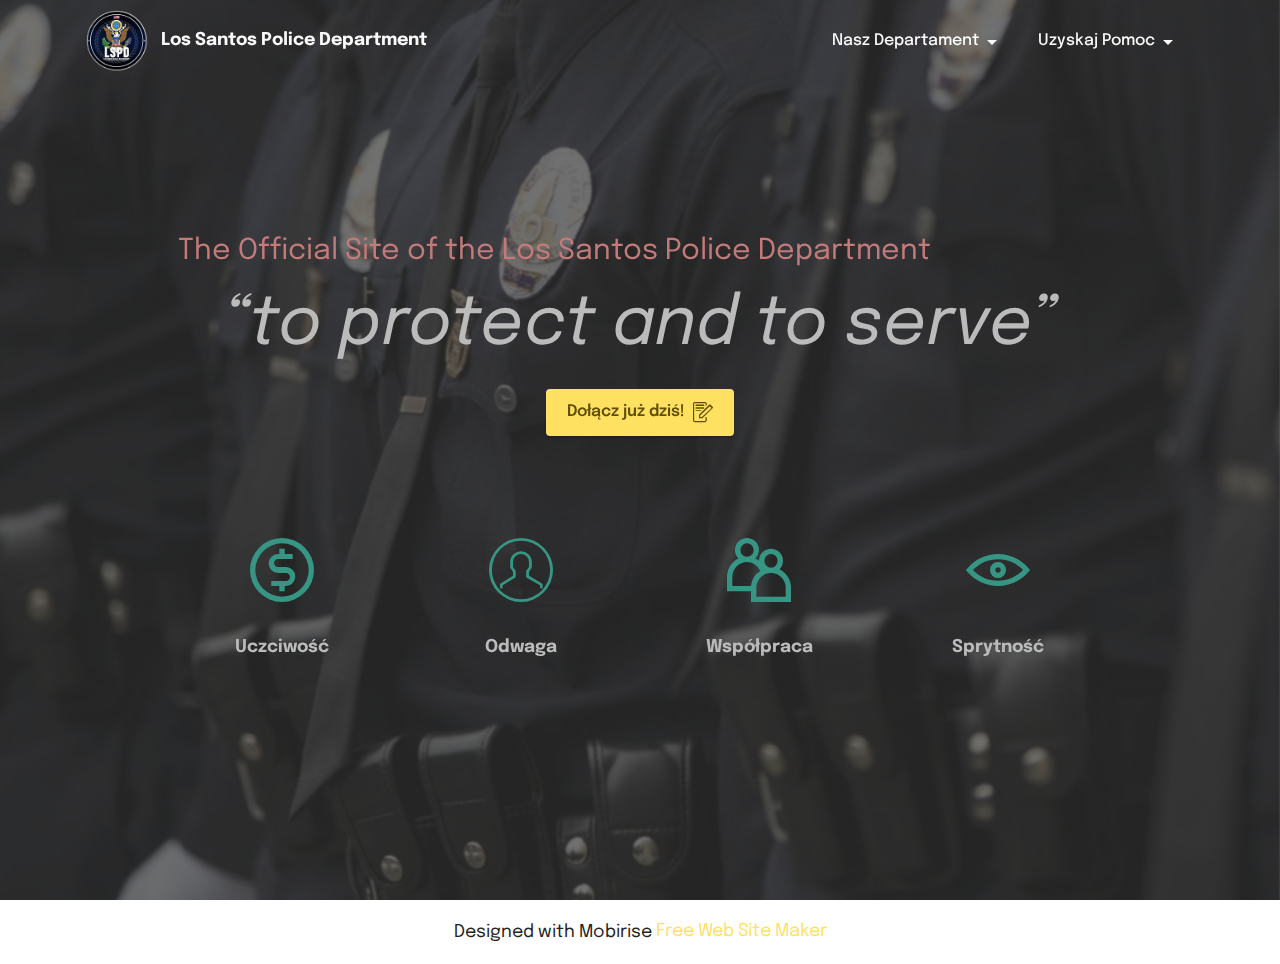
<file: index.html>
<!DOCTYPE html>
<html  >
<head>
  <!-- Site made with Mobirise Website Builder v5.6.8, https://mobirise.com -->
  <meta charset="UTF-8">
  <meta http-equiv="X-UA-Compatible" content="IE=edge">
  <meta name="generator" content="Mobirise v5.6.8, mobirise.com">
  <meta name="twitter:card" content="summary_large_image"/>
  <meta name="twitter:image:src" content="">
  <meta property="og:image" content="">
  <meta name="twitter:title" content="MazeRP LSPD Zewnętrzna">
  <meta name="viewport" content="width=device-width, initial-scale=1, minimum-scale=1">
  <link rel="shortcut icon" href="assets/images/xztnbhtv-400x400.jpg-1.png" type="image/x-icon">
  <meta name="description" content="">
  
  
  <title>MazeRP LSPD Zewnętrzna</title>
  <link rel="stylesheet" href="assets/web/assets/mobirise-icons2/mobirise2.css">
  <link rel="stylesheet" href="assets/web/assets/mobirise-icons/mobirise-icons.css">
  <link rel="stylesheet" href="assets/web/assets/mobirise-icons-bold/mobirise-icons-bold.css">
  <link rel="stylesheet" href="assets/bootstrap/css/bootstrap.min.css">
  <link rel="stylesheet" href="assets/bootstrap/css/bootstrap-grid.min.css">
  <link rel="stylesheet" href="assets/bootstrap/css/bootstrap-reboot.min.css">
  <link rel="stylesheet" href="assets/parallax/jarallax.css">
  <link rel="stylesheet" href="assets/dropdown/css/style.css">
  <link rel="stylesheet" href="assets/socicon/css/styles.css">
  <link rel="stylesheet" href="assets/theme/css/style.css">
  <link rel="preload" href="https://fonts.googleapis.com/css?family=Epilogue:100,200,300,400,500,600,700,800,900,100i,200i,300i,400i,500i,600i,700i,800i,900i&display=swap" as="style" onload="this.onload=null;this.rel='stylesheet'">
  <noscript><link rel="stylesheet" href="https://fonts.googleapis.com/css?family=Epilogue:100,200,300,400,500,600,700,800,900,100i,200i,300i,400i,500i,600i,700i,800i,900i&display=swap"></noscript>
  <link rel="preload" as="style" href="assets/mobirise/css/mbr-additional.css"><link rel="stylesheet" href="assets/mobirise/css/mbr-additional.css" type="text/css">
  
  
  
  
</head>
<body>
  
  <section data-bs-version="5.1" class="menu menu1 cid-sFGzlAXw3z" once="menu" id="menu1-2">
    

    <nav class="navbar navbar-dropdown navbar-expand-lg">
        <div class="container">
            <div class="navbar-brand">
                <span class="navbar-logo">
                    <a href="index.html">
                        <img src="assets/images/xztnbhtv-400x400.jpg-1.png" alt="Mobirise Website Builder" style="height: 3.9rem;">
                    </a>
                </span>
                <span class="navbar-caption-wrap"><a class="navbar-caption text-white text-primary display-7" href="index.html">Los Santos Police Department</a></span>
            </div>
            <button class="navbar-toggler" type="button" data-toggle="collapse" data-bs-toggle="collapse" data-target="#navbarSupportedContent" data-bs-target="#navbarSupportedContent" aria-controls="navbarNavAltMarkup" aria-expanded="false" aria-label="Toggle navigation">
                <div class="hamburger">
                    <span></span>
                    <span></span>
                    <span></span>
                    <span></span>
                </div>
            </button>
            <div class="collapse navbar-collapse" id="navbarSupportedContent">
                <ul class="navbar-nav nav-dropdown nav-right" data-app-modern-menu="true"><li class="nav-item dropdown"><a class="nav-link link text-white text-primary dropdown-toggle display-4" href="#top" data-toggle="dropdown-submenu" data-bs-toggle="dropdown" data-bs-auto-close="outside" aria-expanded="false">Nasz Departament</a><div class="dropdown-menu" aria-labelledby="dropdown-819"><a class="text-white text-primary dropdown-item display-4" href="https://forms.gle/3hwnBSwagMqAmvkr5" target="_blank">Złóż aplikację</a><a class="text-white text-primary dropdown-item display-4" href="InsideLSPD.html" target="_blank">Wewnątrz LSPD</a><a class="text-white text-primary dropdown-item display-4" href="#top">Znajdź nas!</a></div></li><li class="nav-item dropdown"><a class="nav-link link text-white text-primary dropdown-toggle display-4" href="index.html#features19-a" data-toggle="dropdown-submenu" data-bs-toggle="dropdown" data-bs-auto-close="outside" aria-expanded="false">Uzyskaj Pomoc</a><div class="dropdown-menu" aria-labelledby="dropdown-516"><a class="text-white text-primary dropdown-item display-4" href="index.html#features19-a">Złóż skargę&nbsp;</a></div></li></ul>
                
                
            </div>
        </div>
    </nav>
</section>

<section data-bs-version="5.1" class="header19 cid-sFGzrhlvIh mbr-fullscreen mbr-parallax-background" id="header19-3">

    

    <div class="mbr-overlay" style="opacity: 0.7; background-color: rgb(53, 53, 53);">
    </div>

    <div class="container">
        <div class="media-container">
            <div class="col-md-12 col-lg-10 m-auto align-center">
                <h1 class="mbr-section-title mbr-white mbr-fonts-style mb-3 display-5"><em><strong><br></strong></em>The Official Site of the Los Santos Police Department<br></h1>
                <p class="mbr-text mbr-white mbr-fonts-style display-1"><em>
                    “to protect and to serve”</em></p>
                <div class="mbr-section-btn align-center"><a class="btn btn-primary display-4" href="https://forms.gle/3hwnBSwagMqAmvkr5" target="_blank"><span class="mbrib-edit mbr-iconfont mbr-iconfont-btn"></span>Dołącz już dziś!</a></div>

                <div class="row pt-5 justify-content-center">
                    <div class="col-12 col-md-6 col-lg-3">
                        <div class="card-wrapper">
                            <div class="card-box align-center">
                                <span class="mbr-iconfont mobi-mbri-cash mobi-mbri" style="color: rgb(55, 150, 131); fill: rgb(55, 150, 131);"></span>
                                <h4 class="card-title align-center mbr-black mbr-fonts-style display-7"><strong>Uczciwość</strong></h4>
                            </div>
                        </div>
                    </div>
                    <div class="col-12 col-md-6 col-lg-3">
                        <div class="card-wrapper">
                            <div class="card-box align-center">
                                <span class="mbr-iconfont mbri-user" style="color: rgb(55, 150, 131); fill: rgb(55, 150, 131);"></span>
                                <h4 class="card-title align-center mbr-black mbr-fonts-style display-7"><strong>Odwaga</strong></h4>
                            </div>
                        </div>
                    </div>
                    <div class="col-12 col-md-6 col-lg-3">
                        <div class="card-wrapper">
                            <div class="card-box align-center">
                                <span class="mbr-iconfont mobi-mbri-users mobi-mbri" style="color: rgb(55, 150, 131); fill: rgb(55, 150, 131);"></span>
                                <h4 class="card-title align-center mbr-black mbr-fonts-style display-7"><strong>Współpraca</strong></h4>
                            </div>
                        </div>
                    </div>
                    <div class="col-12 col-md-6 col-lg-3">
                        <div class="card-wrapper">
                            <div class="card-box align-center">
                                <span class="mbr-iconfont mobi-mbri-preview mobi-mbri" style="color: rgb(55, 150, 131); fill: rgb(55, 150, 131);"></span>
                                <h4 class="card-title align-center mbr-black mbr-fonts-style display-7"><strong>Sprytność</strong></h4>
                            </div>
                        </div>
                    </div>
                </div>
            </div>
        </div>
    </div>
</section><section class="display-7" style="padding: 0;align-items: center;justify-content: center;flex-wrap: wrap;    align-content: center;display: flex;position: relative;height: 4rem;"><a href="https://mobiri.se/2771195" style="flex: 1 1;height: 4rem;position: absolute;width: 100%;z-index: 1;"><img alt="" style="height: 4rem;" src="[data-uri]"></a><p style="margin: 0;text-align: center;" class="display-7">Designed with Mobirise &#8204;</p><a style="z-index:1" href="https://mobirise.com/website-maker.html">Free Web Site Maker</a></section><script src="assets/bootstrap/js/bootstrap.bundle.min.js"></script>  <script src="assets/parallax/jarallax.js"></script>  <script src="assets/smoothscroll/smooth-scroll.js"></script>  <script src="assets/ytplayer/index.js"></script>  <script src="assets/dropdown/js/navbar-dropdown.js"></script>  <script src="assets/vimeoplayer/player.js"></script>  <script src="assets/theme/js/script.js"></script>  
  
  
</body>
</html>
</file>
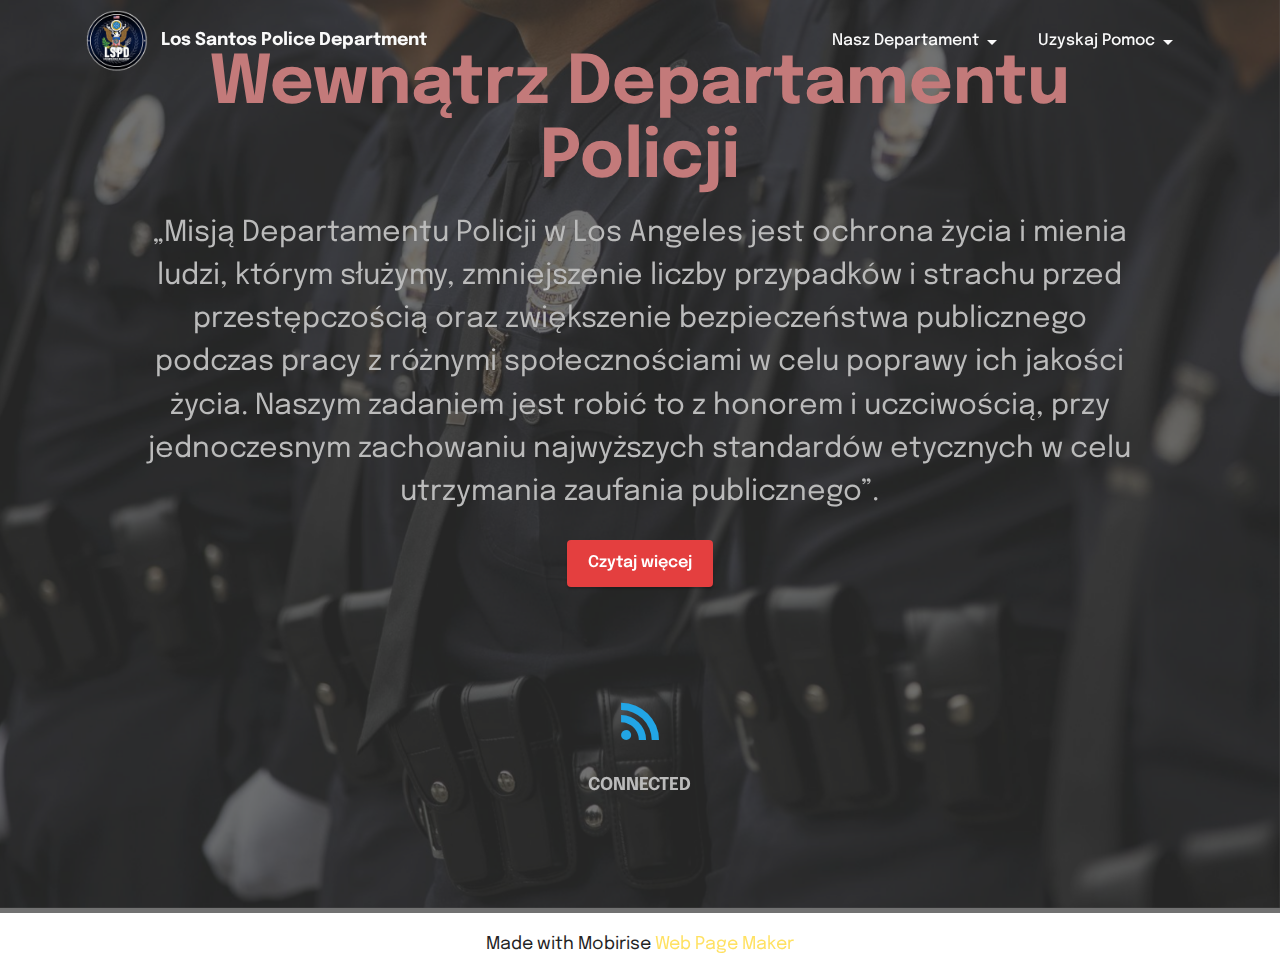
<file: InsideLSPD.html>
<!DOCTYPE html>
<html  >
<head>
  <!-- Site made with Mobirise Website Builder v5.6.8, https://mobirise.com -->
  <meta charset="UTF-8">
  <meta http-equiv="X-UA-Compatible" content="IE=edge">
  <meta name="generator" content="Mobirise v5.6.8, mobirise.com">
  <meta name="twitter:card" content="summary_large_image"/>
  <meta name="twitter:image:src" content="">
  <meta property="og:image" content="">
  <meta name="twitter:title" content="Wewnątrz LSPD">
  <meta name="viewport" content="width=device-width, initial-scale=1, minimum-scale=1">
  <link rel="shortcut icon" href="assets/images/xztnbhtv-400x400.jpg-1.png" type="image/x-icon">
  <meta name="description" content="">
  
  
  <title>Wewnątrz LSPD</title>
  <link rel="stylesheet" href="assets/web/assets/mobirise-icons2/mobirise2.css">
  <link rel="stylesheet" href="assets/web/assets/mobirise-icons/mobirise-icons.css">
  <link rel="stylesheet" href="assets/bootstrap/css/bootstrap.min.css">
  <link rel="stylesheet" href="assets/bootstrap/css/bootstrap-grid.min.css">
  <link rel="stylesheet" href="assets/bootstrap/css/bootstrap-reboot.min.css">
  <link rel="stylesheet" href="assets/parallax/jarallax.css">
  <link rel="stylesheet" href="assets/dropdown/css/style.css">
  <link rel="stylesheet" href="assets/socicon/css/styles.css">
  <link rel="stylesheet" href="assets/theme/css/style.css">
  <link rel="preload" href="https://fonts.googleapis.com/css?family=Epilogue:100,200,300,400,500,600,700,800,900,100i,200i,300i,400i,500i,600i,700i,800i,900i&display=swap" as="style" onload="this.onload=null;this.rel='stylesheet'">
  <noscript><link rel="stylesheet" href="https://fonts.googleapis.com/css?family=Epilogue:100,200,300,400,500,600,700,800,900,100i,200i,300i,400i,500i,600i,700i,800i,900i&display=swap"></noscript>
  <link rel="preload" as="style" href="assets/mobirise/css/mbr-additional.css"><link rel="stylesheet" href="assets/mobirise/css/mbr-additional.css" type="text/css">
  
  
  
  
</head>
<body>
  
  <section data-bs-version="5.1" class="menu menu1 cid-t5CPTEBTti" once="menu" id="menu1-5">
    

    <nav class="navbar navbar-dropdown navbar-expand-lg">
        <div class="container">
            <div class="navbar-brand">
                <span class="navbar-logo">
                    <a href="index.html">
                        <img src="assets/images/xztnbhtv-400x400.jpg-1.png" alt="Mobirise Website Builder" style="height: 3.9rem;">
                    </a>
                </span>
                <span class="navbar-caption-wrap"><a class="navbar-caption text-white text-primary display-7" href="index.html">Los Santos Police Department</a></span>
            </div>
            <button class="navbar-toggler" type="button" data-toggle="collapse" data-bs-toggle="collapse" data-target="#navbarSupportedContent" data-bs-target="#navbarSupportedContent" aria-controls="navbarNavAltMarkup" aria-expanded="false" aria-label="Toggle navigation">
                <div class="hamburger">
                    <span></span>
                    <span></span>
                    <span></span>
                    <span></span>
                </div>
            </button>
            <div class="collapse navbar-collapse" id="navbarSupportedContent">
                <ul class="navbar-nav nav-dropdown nav-right" data-app-modern-menu="true"><li class="nav-item dropdown"><a class="nav-link link text-white text-primary dropdown-toggle display-4" href="#top" data-toggle="dropdown-submenu" data-bs-toggle="dropdown" data-bs-auto-close="outside" aria-expanded="false">Nasz Departament</a><div class="dropdown-menu" aria-labelledby="dropdown-819"><a class="text-white text-primary dropdown-item display-4" href="https://forms.gle/3hwnBSwagMqAmvkr5" target="_blank">Złóż aplikację</a><a class="text-white text-primary dropdown-item display-4" href="InsideLSPD.html" target="_blank">Wewnątrz LSPD</a><a class="text-white text-primary dropdown-item display-4" href="#top">Znajdź nas!</a></div></li><li class="nav-item dropdown"><a class="nav-link link text-white text-primary dropdown-toggle display-4" href="index.html#features19-a" data-toggle="dropdown-submenu" data-bs-toggle="dropdown" data-bs-auto-close="outside" aria-expanded="false">Uzyskaj Pomoc</a><div class="dropdown-menu" aria-labelledby="dropdown-516"><a class="text-white text-primary dropdown-item display-4" href="index.html#features19-a">Złóż skargę&nbsp;</a></div></li></ul>
                
                
            </div>
        </div>
    </nav>
</section>

<section data-bs-version="5.1" class="header19 cid-t5CPTFdulU mbr-fullscreen mbr-parallax-background" id="header19-6">

    

    <div class="mbr-overlay" style="opacity: 0.7; background-color: rgb(53, 53, 53);">
    </div>

    <div class="container-fluid">
        <div class="media-container">
            <div class="col-md-12 col-lg-10 m-auto align-center">
                <h1 class="mbr-section-title mbr-white mbr-fonts-style mb-3 display-1"><strong>Wewnątrz Departamentu Policji</strong></h1>
                <p class="mbr-text mbr-white mbr-fonts-style display-5">„Misją Departamentu Policji w Los Angeles jest ochrona życia i mienia ludzi, którym służymy, zmniejszenie liczby przypadków i strachu przed przestępczością oraz zwiększenie bezpieczeństwa publicznego podczas pracy z różnymi społecznościami w celu poprawy ich jakości życia. Naszym zadaniem jest robić to z honorem i uczciwością, przy jednoczesnym zachowaniu najwyższych standardów etycznych w celu utrzymania zaufania publicznego”.<br></p>
                <div class="mbr-section-btn align-center"><a class="btn btn-secondary display-4" href="https://www.lapdonline.org/inside-the-lapd/" target="_blank">Czytaj więcej<br></a></div>

                <div class="row pt-5 justify-content-center">
                    <div class="col-12 col-md-6 col-lg-3">
                        <div class="card-wrapper">
                            <div class="card-box align-center">
                                <span class="mbr-iconfont socicon-rss socicon" style="color: rgb(34, 165, 229); fill: rgb(34, 165, 229); font-size: 38px;"></span>
                                <h4 class="card-title align-center mbr-black mbr-fonts-style display-7"><strong>CONNECTED</strong></h4>
                            </div>
                        </div>
                    </div>
                    
                    
                    
                </div>
            </div>
        </div>
    </div>
</section><section class="display-7" style="padding: 0;align-items: center;justify-content: center;flex-wrap: wrap;    align-content: center;display: flex;position: relative;height: 4rem;"><a href="https://mobiri.se/2771195" style="flex: 1 1;height: 4rem;position: absolute;width: 100%;z-index: 1;"><img alt="" style="height: 4rem;" src="[data-uri]"></a><p style="margin: 0;text-align: center;" class="display-7">Made with Mobirise &#8204;</p><a style="z-index:1" href="https://mobirise.com/web-page-maker.html">Web Page Maker</a></section><script src="assets/bootstrap/js/bootstrap.bundle.min.js"></script>  <script src="assets/parallax/jarallax.js"></script>  <script src="assets/smoothscroll/smooth-scroll.js"></script>  <script src="assets/ytplayer/index.js"></script>  <script src="assets/dropdown/js/navbar-dropdown.js"></script>  <script src="assets/vimeoplayer/player.js"></script>  <script src="assets/theme/js/script.js"></script>  
  
  
</body>
</html>
</file>
<file: assets/web/assets/mobirise-icons2/mobirise2.css>
@font-face {
  font-family: 'Moririse2';
  font-display: swap;
  src:  url('mobirise2.eot?f2bix4');
  src:  url('mobirise2.eot?f2bix4#iefix') format('embedded-opentype'),
    url('mobirise2.ttf?f2bix4') format('truetype'),
    url('mobirise2.woff?f2bix4') format('woff'),
    url('mobirise2.svg?f2bix4#mobirise2') format('svg');
  font-weight: normal;
  font-style: normal;
}

[class^="mobi-"], [class*=" mobi-"] {
  /* use !important to prevent issues with browser extensions that change fonts */
  font-family: 'Moririse2' !important;
  speak: none;
  font-style: normal;
  font-weight: normal;
  font-variant: normal;
  text-transform: none;
  line-height: 1;

  /* Better Font Rendering =========== */
  -webkit-font-smoothing: antialiased;
  -moz-osx-font-smoothing: grayscale;
}

.mobi-mbri-add-submenu:before {
  content: "\e900";
}
.mobi-mbri-alert:before {
  content: "\e901";
}
.mobi-mbri-align-center:before {
  content: "\e902";
}
.mobi-mbri-align-justify:before {
  content: "\e903";
}
.mobi-mbri-align-left:before {
  content: "\e904";
}
.mobi-mbri-align-right:before {
  content: "\e905";
}
.mobi-mbri-android:before {
  content: "\e906";
}
.mobi-mbri-apple:before {
  content: "\e907";
}
.mobi-mbri-arrow-down:before {
  content: "\e908";
}
.mobi-mbri-arrow-next:before {
  content: "\e909";
}
.mobi-mbri-arrow-prev:before {
  content: "\e90a";
}
.mobi-mbri-arrow-up:before {
  content: "\e90b";
}
.mobi-mbri-bold:before {
  content: "\e90c";
}
.mobi-mbri-bookmark:before {
  content: "\e90d";
}
.mobi-mbri-bootstrap:before {
  content: "\e90e";
}
.mobi-mbri-briefcase:before {
  content: "\e90f";
}
.mobi-mbri-browse:before {
  content: "\e910";
}
.mobi-mbri-bulleted-list:before {
  content: "\e911";
}
.mobi-mbri-calendar:before {
  content: "\e912";
}
.mobi-mbri-camera:before {
  content: "\e913";
}
.mobi-mbri-cart-add:before {
  content: "\e914";
}
.mobi-mbri-cart-full:before {
  content: "\e915";
}
.mobi-mbri-cash:before {
  content: "\e916";
}
.mobi-mbri-change-style:before {
  content: "\e917";
}
.mobi-mbri-chat:before {
  content: "\e918";
}
.mobi-mbri-clock:before {
  content: "\e919";
}
.mobi-mbri-close:before {
  content: "\e91a";
}
.mobi-mbri-cloud:before {
  content: "\e91b";
}
.mobi-mbri-code:before {
  content: "\e91c";
}
.mobi-mbri-contact-form:before {
  content: "\e91d";
}
.mobi-mbri-credit-card:before {
  content: "\e91e";
}
.mobi-mbri-cursor-click:before {
  content: "\e91f";
}
.mobi-mbri-cust-feedback:before {
  content: "\e920";
}
.mobi-mbri-database:before {
  content: "\e921";
}
.mobi-mbri-delivery:before {
  content: "\e922";
}
.mobi-mbri-desktop:before {
  content: "\e923";
}
.mobi-mbri-devices:before {
  content: "\e924";
}
.mobi-mbri-down:before {
  content: "\e925";
}
.mobi-mbri-download-2:before {
  content: "\e926";
}
.mobi-mbri-download:before {
  content: "\e927";
}
.mobi-mbri-drag-n-drop-2:before {
  content: "\e928";
}
.mobi-mbri-drag-n-drop:before {
  content: "\e929";
}
.mobi-mbri-edit-2:before {
  content: "\e92a";
}
.mobi-mbri-edit:before {
  content: "\e92b";
}
.mobi-mbri-error:before {
  content: "\e92c";
}
.mobi-mbri-extension:before {
  content: "\e92d";
}
.mobi-mbri-features:before {
  content: "\e92e";
}
.mobi-mbri-file:before {
  content: "\e92f";
}
.mobi-mbri-flag:before {
  content: "\e930";
}
.mobi-mbri-folder:before {
  content: "\e931";
}
.mobi-mbri-gift:before {
  content: "\e932";
}
.mobi-mbri-github:before {
  content: "\e933";
}
.mobi-mbri-globe-2:before {
  content: "\e934";
}
.mobi-mbri-globe:before {
  content: "\e935";
}
.mobi-mbri-growing-chart:before {
  content: "\e936";
}
.mobi-mbri-hearth:before {
  content: "\e937";
}
.mobi-mbri-help:before {
  content: "\e938";
}
.mobi-mbri-home:before {
  content: "\e939";
}
.mobi-mbri-hot-cup:before {
  content: "\e93a";
}
.mobi-mbri-idea:before {
  content: "\e93b";
}
.mobi-mbri-image-gallery:before {
  content: "\e93c";
}
.mobi-mbri-image-slider:before {
  content: "\e93d";
}
.mobi-mbri-info:before {
  content: "\e93e";
}
.mobi-mbri-italic:before {
  content: "\e93f";
}
.mobi-mbri-key:before {
  content: "\e940";
}
.mobi-mbri-laptop:before {
  content: "\e941";
}
.mobi-mbri-layers:before {
  content: "\e942";
}
.mobi-mbri-left-right:before {
  content: "\e943";
}
.mobi-mbri-left:before {
  content: "\e944";
}
.mobi-mbri-letter:before {
  content: "\e945";
}
.mobi-mbri-like:before {
  content: "\e946";
}
.mobi-mbri-link:before {
  content: "\e947";
}
.mobi-mbri-lock:before {
  content: "\e948";
}
.mobi-mbri-login:before {
  content: "\e949";
}
.mobi-mbri-logout:before {
  content: "\e94a";
}
.mobi-mbri-magic-stick:before {
  content: "\e94b";
}
.mobi-mbri-map-pin:before {
  content: "\e94c";
}
.mobi-mbri-menu:before {
  content: "\e94d";
}
.mobi-mbri-mobile-2:before {
  content: "\e94e";
}
.mobi-mbri-mobile-horizontal:before {
  content: "\e94f";
}
.mobi-mbri-mobile:before {
  content: "\e950";
}
.mobi-mbri-mobirise:before {
  content: "\e951";
}
.mobi-mbri-more-horizontal:before {
  content: "\e952";
}
.mobi-mbri-more-vertical:before {
  content: "\e953";
}
.mobi-mbri-music:before {
  content: "\e954";
}
.mobi-mbri-new-file:before {
  content: "\e955";
}
.mobi-mbri-numbered-list:before {
  content: "\e956";
}
.mobi-mbri-opened-folder:before {
  content: "\e957";
}
.mobi-mbri-pages:before {
  content: "\e958";
}
.mobi-mbri-paper-plane:before {
  content: "\e959";
}
.mobi-mbri-paperclip:before {
  content: "\e95a";
}
.mobi-mbri-phone:before {
  content: "\e95b";
}
.mobi-mbri-photo:before {
  content: "\e95c";
}
.mobi-mbri-photos:before {
  content: "\e95d";
}
.mobi-mbri-pin:before {
  content: "\e95e";
}
.mobi-mbri-play:before {
  content: "\e95f";
}
.mobi-mbri-plus:before {
  content: "\e960";
}
.mobi-mbri-preview:before {
  content: "\e961";
}
.mobi-mbri-print:before {
  content: "\e962";
}
.mobi-mbri-protect:before {
  content: "\e963";
}
.mobi-mbri-question:before {
  content: "\e964";
}
.mobi-mbri-quote-left:before {
  content: "\e965";
}
.mobi-mbri-quote-right:before {
  content: "\e966";
}
.mobi-mbri-redo:before {
  content: "\e967";
}
.mobi-mbri-refresh:before {
  content: "\e968";
}
.mobi-mbri-responsive-2:before {
  content: "\e969";
}
.mobi-mbri-responsive:before {
  content: "\e96a";
}
.mobi-mbri-right:before {
  content: "\e96b";
}
.mobi-mbri-rocket:before {
  content: "\e96c";
}
.mobi-mbri-sad-face:before {
  content: "\e96d";
}
.mobi-mbri-sale:before {
  content: "\e96e";
}
.mobi-mbri-save:before {
  content: "\e96f";
}
.mobi-mbri-search:before {
  content: "\e970";
}
.mobi-mbri-setting-2:before {
  content: "\e971";
}
.mobi-mbri-setting-3:before {
  content: "\e972";
}
.mobi-mbri-setting:before {
  content: "\e973";
}
.mobi-mbri-share:before {
  content: "\e974";
}
.mobi-mbri-shopping-bag:before {
  content: "\e975";
}
.mobi-mbri-shopping-basket:before {
  content: "\e976";
}
.mobi-mbri-shopping-cart:before {
  content: "\e977";
}
.mobi-mbri-sites:before {
  content: "\e978";
}
.mobi-mbri-smile-face:before {
  content: "\e979";
}
.mobi-mbri-speed:before {
  content: "\e97a";
}
.mobi-mbri-star:before {
  content: "\e97b";
}
.mobi-mbri-success:before {
  content: "\e97c";
}
.mobi-mbri-sun:before {
  content: "\e97d";
}
.mobi-mbri-sun2:before {
  content: "\e97e";
}
.mobi-mbri-tablet-vertical:before {
  content: "\e97f";
}
.mobi-mbri-tablet:before {
  content: "\e980";
}
.mobi-mbri-target:before {
  content: "\e981";
}
.mobi-mbri-timer:before {
  content: "\e982";
}
.mobi-mbri-to-ftp:before {
  content: "\e983";
}
.mobi-mbri-to-local-drive:before {
  content: "\e984";
}
.mobi-mbri-touch-swipe:before {
  content: "\e985";
}
.mobi-mbri-touch:before {
  content: "\e986";
}
.mobi-mbri-trash:before {
  content: "\e987";
}
.mobi-mbri-underline:before {
  content: "\e988";
}
.mobi-mbri-undo:before {
  content: "\e989";
}
.mobi-mbri-unlink:before {
  content: "\e98a";
}
.mobi-mbri-unlock:before {
  content: "\e98b";
}
.mobi-mbri-up-down:before {
  content: "\e98c";
}
.mobi-mbri-up:before {
  content: "\e98d";
}
.mobi-mbri-update:before {
  content: "\e98e";
}
.mobi-mbri-upload-2:before {
  content: "\e98f";
}
.mobi-mbri-upload:before {
  content: "\e990";
}
.mobi-mbri-user-2:before {
  content: "\e991";
}
.mobi-mbri-user:before {
  content: "\e992";
}
.mobi-mbri-users:before {
  content: "\e993";
}
.mobi-mbri-video-play:before {
  content: "\e994";
}
.mobi-mbri-video:before {
  content: "\e995";
}
.mobi-mbri-watch:before {
  content: "\e996";
}
.mobi-mbri-website-theme-2:before {
  content: "\e997";
}
.mobi-mbri-website-theme:before {
  content: "\e998";
}
.mobi-mbri-wifi:before {
  content: "\e999";
}
.mobi-mbri-windows:before {
  content: "\e99a";
}
.mobi-mbri-zoom-in:before {
  content: "\e99b";
}
.mobi-mbri-zoom-out:before {
  content: "\e99c";
}
</file>
<file: assets/web/assets/mobirise-icons/mobirise-icons.css>
@font-face {
  font-family: 'MobiriseIcons';
  src:  url('mobirise-icons.eot?spat4u');
  src:  url('mobirise-icons.eot?spat4u#iefix') format('embedded-opentype'),
    url('mobirise-icons.ttf?spat4u') format('truetype'),
    url('mobirise-icons.woff?spat4u') format('woff'),
    url('mobirise-icons.svg?spat4u#MobiriseIcons') format('svg');
  font-weight: normal;
  font-style: normal;
  font-display: swap;
}

[class^="mbri-"], [class*=" mbri-"] {
  /* use !important to prevent issues with browser extensions that change fonts */
  font-family: MobiriseIcons !important;
  speak: none;
  font-style: normal;
  font-weight: normal;
  font-variant: normal;
  text-transform: none;
  line-height: 1;

  /* Better Font Rendering =========== */
  -webkit-font-smoothing: antialiased;
  -moz-osx-font-smoothing: grayscale;
}

.mbri-add-submenu:before {
  content: "\e900";
}
.mbri-alert:before {
  content: "\e901";
}
.mbri-align-center:before {
  content: "\e902";
}
.mbri-align-justify:before {
  content: "\e903";
}
.mbri-align-left:before {
  content: "\e904";
}
.mbri-align-right:before {
  content: "\e905";
}
.mbri-android:before {
  content: "\e906";
}
.mbri-apple:before {
  content: "\e907";
}
.mbri-arrow-down:before {
  content: "\e908";
}
.mbri-arrow-next:before {
  content: "\e909";
}
.mbri-arrow-prev:before {
  content: "\e90a";
}
.mbri-arrow-up:before {
  content: "\e90b";
}
.mbri-bold:before {
  content: "\e90c";
}
.mbri-bookmark:before {
  content: "\e90d";
}
.mbri-bootstrap:before {
  content: "\e90e";
}
.mbri-briefcase:before {
  content: "\e90f";
}
.mbri-browse:before {
  content: "\e910";
}
.mbri-bulleted-list:before {
  content: "\e911";
}
.mbri-calendar:before {
  content: "\e912";
}
.mbri-camera:before {
  content: "\e913";
}
.mbri-cart-add:before {
  content: "\e914";
}
.mbri-cart-full:before {
  content: "\e915";
}
.mbri-cash:before {
  content: "\e916";
}
.mbri-change-style:before {
  content: "\e917";
}
.mbri-chat:before {
  content: "\e918";
}
.mbri-clock:before {
  content: "\e919";
}
.mbri-close:before {
  content: "\e91a";
}
.mbri-cloud:before {
  content: "\e91b";
}
.mbri-code:before {
  content: "\e91c";
}
.mbri-contact-form:before {
  content: "\e91d";
}
.mbri-credit-card:before {
  content: "\e91e";
}
.mbri-cursor-click:before {
  content: "\e91f";
}
.mbri-cust-feedback:before {
  content: "\e920";
}
.mbri-database:before {
  content: "\e921";
}
.mbri-delivery:before {
  content: "\e922";
}
.mbri-desktop:before {
  content: "\e923";
}
.mbri-devices:before {
  content: "\e924";
}
.mbri-down:before {
  content: "\e925";
}
.mbri-download:before {
  content: "\e989";
}
.mbri-drag-n-drop:before {
  content: "\e927";
}
.mbri-drag-n-drop2:before {
  content: "\e928";
}
.mbri-edit:before {
  content: "\e929";
}
.mbri-edit2:before {
  content: "\e92a";
}
.mbri-error:before {
  content: "\e92b";
}
.mbri-extension:before {
  content: "\e92c";
}
.mbri-features:before {
  content: "\e92d";
}
.mbri-file:before {
  content: "\e92e";
}
.mbri-flag:before {
  content: "\e92f";
}
.mbri-folder:before {
  content: "\e930";
}
.mbri-gift:before {
  content: "\e931";
}
.mbri-github:before {
  content: "\e932";
}
.mbri-globe:before {
  content: "\e933";
}
.mbri-globe-2:before {
  content: "\e934";
}
.mbri-growing-chart:before {
  content: "\e935";
}
.mbri-hearth:before {
  content: "\e936";
}
.mbri-help:before {
  content: "\e937";
}
.mbri-home:before {
  content: "\e938";
}
.mbri-hot-cup:before {
  content: "\e939";
}
.mbri-idea:before {
  content: "\e93a";
}
.mbri-image-gallery:before {
  content: "\e93b";
}
.mbri-image-slider:before {
  content: "\e93c";
}
.mbri-info:before {
  content: "\e93d";
}
.mbri-italic:before {
  content: "\e93e";
}
.mbri-key:before {
  content: "\e93f";
}
.mbri-laptop:before {
  content: "\e940";
}
.mbri-layers:before {
  content: "\e941";
}
.mbri-left-right:before {
  content: "\e942";
}
.mbri-left:before {
  content: "\e943";
}
.mbri-letter:before {
  content: "\e944";
}
.mbri-like:before {
  content: "\e945";
}
.mbri-link:before {
  content: "\e946";
}
.mbri-lock:before {
  content: "\e947";
}
.mbri-login:before {
  content: "\e948";
}
.mbri-logout:before {
  content: "\e949";
}
.mbri-magic-stick:before {
  content: "\e94a";
}
.mbri-map-pin:before {
  content: "\e94b";
}
.mbri-menu:before {
  content: "\e94c";
}
.mbri-mobile:before {
  content: "\e94d";
}
.mbri-mobile2:before {
  content: "\e94e";
}
.mbri-mobirise:before {
  content: "\e94f";
}
.mbri-more-horizontal:before {
  content: "\e950";
}
.mbri-more-vertical:before {
  content: "\e951";
}
.mbri-music:before {
  content: "\e952";
}
.mbri-new-file:before {
  content: "\e953";
}
.mbri-numbered-list:before {
  content: "\e954";
}
.mbri-opened-folder:before {
  content: "\e955";
}
.mbri-pages:before {
  content: "\e956";
}
.mbri-paper-plane:before {
  content: "\e957";
}
.mbri-paperclip:before {
  content: "\e958";
}
.mbri-photo:before {
  content: "\e959";
}
.mbri-photos:before {
  content: "\e95a";
}
.mbri-pin:before {
  content: "\e95b";
}
.mbri-play:before {
  content: "\e95c";
}
.mbri-plus:before {
  content: "\e95d";
}
.mbri-preview:before {
  content: "\e95e";
}
.mbri-print:before {
  content: "\e95f";
}
.mbri-protect:before {
  content: "\e960";
}
.mbri-question:before {
  content: "\e961";
}
.mbri-quote-left:before {
  content: "\e962";
}
.mbri-quote-right:before {
  content: "\e963";
}
.mbri-refresh:before {
  content: "\e964";
}
.mbri-responsive:before {
  content: "\e965";
}
.mbri-right:before {
  content: "\e966";
}
.mbri-rocket:before {
  content: "\e967";
}
.mbri-sad-face:before {
  content: "\e968";
}
.mbri-sale:before {
  content: "\e969";
}
.mbri-save:before {
  content: "\e96a";
}
.mbri-search:before {
  content: "\e96b";
}
.mbri-setting:before {
  content: "\e96c";
}
.mbri-setting2:before {
  content: "\e96d";
}
.mbri-setting3:before {
  content: "\e96e";
}
.mbri-share:before {
  content: "\e96f";
}
.mbri-shopping-bag:before {
  content: "\e970";
}
.mbri-shopping-basket:before {
  content: "\e971";
}
.mbri-shopping-cart:before {
  content: "\e972";
}
.mbri-sites:before {
  content: "\e973";
}
.mbri-smile-face:before {
  content: "\e974";
}
.mbri-speed:before {
  content: "\e975";
}
.mbri-star:before {
  content: "\e976";
}
.mbri-success:before {
  content: "\e977";
}
.mbri-sun:before {
  content: "\e978";
}
.mbri-sun2:before {
  content: "\e979";
}
.mbri-tablet:before {
  content: "\e97a";
}
.mbri-tablet-vertical:before {
  content: "\e97b";
}
.mbri-target:before {
  content: "\e97c";
}
.mbri-timer:before {
  content: "\e97d";
}
.mbri-to-ftp:before {
  content: "\e97e";
}
.mbri-to-local-drive:before {
  content: "\e97f";
}
.mbri-touch-swipe:before {
  content: "\e980";
}
.mbri-touch:before {
  content: "\e981";
}
.mbri-trash:before {
  content: "\e982";
}
.mbri-underline:before {
  content: "\e983";
}
.mbri-unlink:before {
  content: "\e984";
}
.mbri-unlock:before {
  content: "\e985";
}
.mbri-up-down:before {
  content: "\e986";
}
.mbri-up:before {
  content: "\e987";
}
.mbri-update:before {
  content: "\e988";
}
.mbri-upload:before {
 content: "\e926"; 
}
.mbri-user:before {
  content: "\e98a";
}
.mbri-user2:before {
  content: "\e98b";
}
.mbri-users:before {
  content: "\e98c";
}
.mbri-video:before {
  content: "\e98d";
}
.mbri-video-play:before {
  content: "\e98e";
}
.mbri-watch:before {
  content: "\e98f";
}
.mbri-website-theme:before {
  content: "\e990";
}
.mbri-wifi:before {
  content: "\e991";
}
.mbri-windows:before {
  content: "\e992";
}
.mbri-zoom-out:before {
  content: "\e993";
}
.mbri-redo:before {
  content: "\e994";
}
.mbri-undo:before {
  content: "\e995";
}
</file>
<file: assets/web/assets/mobirise-icons-bold/mobirise-icons-bold.css>
@font-face {
  font-family: 'mobirise-icons-bold';
  font-display: swap;
  src:  url('mobirise-icons-bold.eot?m1l4yr');
  src:  url('mobirise-icons-bold.eot?m1l4yr#iefix') format('embedded-opentype'),
    url('mobirise-icons-bold.ttf?m1l4yr') format('truetype'),
    url('mobirise-icons-bold.woff?m1l4yr') format('woff'),
    url('mobirise-icons-bold.svg?m1l4yr#mobirise-icons-bold') format('svg');
  font-weight: normal;
  font-style: normal;
}

[class^="mbrib-"], [class*="mbrib-"] {
  /* use !important to prevent issues with browser extensions that change fonts */
  font-family: 'mobirise-icons-bold' !important;
  speak: none;
  font-style: normal;
  font-weight: normal;
  font-variant: normal;
  text-transform: none;
  line-height: 1;

  /* Better Font Rendering =========== */
  -webkit-font-smoothing: antialiased;
  -moz-osx-font-smoothing: grayscale;
}

.mbrib-add-submenu:before {
  content: "\e900";
}
.mbrib-alert:before {
  content: "\e901";
}
.mbrib-align-center:before {
  content: "\e902";
}
.mbrib-align-justify:before {
  content: "\e903";
}
.mbrib-align-left:before {
  content: "\e904";
}
.mbrib-align-right:before {
  content: "\e905";
}
.mbrib-android:before {
  content: "\e906";
}
.mbrib-apple:before {
  content: "\e907";
}
.mbrib-arrow-down:before {
  content: "\e908";
}
.mbrib-arrow-next:before {
  content: "\e909";
}
.mbrib-arrow-prev:before {
  content: "\e90a";
}
.mbrib-arrow-up:before {
  content: "\e90b";
}
.mbrib-bold:before {
  content: "\e90c";
}
.mbrib-bookmark:before {
  content: "\e90d";
}
.mbrib-bootstrap:before {
  content: "\e90e";
}
.mbrib-briefcase:before {
  content: "\e90f";
}
.mbrib-browse:before {
  content: "\e910";
}
.mbrib-bulleted-list:before {
  content: "\e911";
}
.mbrib-calendar:before {
  content: "\e912";
}
.mbrib-camera:before {
  content: "\e913";
}
.mbrib-cart-add:before {
  content: "\e914";
}
.mbrib-cart-full:before {
  content: "\e915";
}
.mbrib-cash:before {
  content: "\e916";
}
.mbrib-change-style:before {
  content: "\e917";
}
.mbrib-chat:before {
  content: "\e918";
}
.mbrib-clock:before {
  content: "\e919";
}
.mbrib-close:before {
  content: "\e91a";
}
.mbrib-cloud:before {
  content: "\e91b";
}
.mbrib-code:before {
  content: "\e91c";
}
.mbrib-contact-form:before {
  content: "\e91d";
}
.mbrib-credit-card:before {
  content: "\e91e";
}
.mbrib-cursor-click:before {
  content: "\e91f";
}
.mbrib-cust-feedback:before {
  content: "\e920";
}
.mbrib-database:before {
  content: "\e921";
}
.mbrib-delivery:before {
  content: "\e922";
}
.mbrib-desktop:before {
  content: "\e923";
}
.mbrib-devices:before {
  content: "\e924";
}
.mbrib-down:before {
  content: "\e925";
}
.mbrib-download:before {
  content: "\e926";
}
.mbrib-drag-n-drop:before {
  content: "\e927";
}
.mbrib-drag-n-drop2:before {
  content: "\e928";
}
.mbrib-edit:before {
  content: "\e929";
}
.mbrib-edit2:before {
  content: "\e92a";
}
.mbrib-error:before {
  content: "\e92b";
}
.mbrib-extension:before {
  content: "\e92c";
}
.mbrib-features:before {
  content: "\e92d";
}
.mbrib-file:before {
  content: "\e92e";
}
.mbrib-flag:before {
  content: "\e92f";
}
.mbrib-folder:before {
  content: "\e930";
}
.mbrib-gift:before {
  content: "\e931";
}
.mbrib-github:before {
  content: "\e932";
}
.mbrib-globe-2:before {
  content: "\e933";
}
.mbrib-globe:before {
  content: "\e934";
}
.mbrib-growing-chart:before {
  content: "\e935";
}
.mbrib-hearth:before {
  content: "\e936";
}
.mbrib-help:before {
  content: "\e937";
}
.mbrib-home:before {
  content: "\e938";
}
.mbrib-hot-cup:before {
  content: "\e939";
}
.mbrib-idea:before {
  content: "\e93a";
}
.mbrib-image-gallery:before {
  content: "\e93b";
}
.mbrib-image-slider:before {
  content: "\e93c";
}
.mbrib-info:before {
  content: "\e93d";
}
.mbrib-italic:before {
  content: "\e93e";
}
.mbrib-key:before {
  content: "\e93f";
}
.mbrib-laptop:before {
  content: "\e940";
}
.mbrib-layers:before {
  content: "\e941";
}
.mbrib-left-right:before {
  content: "\e942";
}
.mbrib-left:before {
  content: "\e943";
}
.mbrib-letter:before {
  content: "\e944";
}
.mbrib-like:before {
  content: "\e945";
}
.mbrib-link:before {
  content: "\e946";
}
.mbrib-lock:before {
  content: "\e947";
}
.mbrib-login:before {
  content: "\e948";
}
.mbrib-logout:before {
  content: "\e949";
}
.mbrib-magic-stick:before {
  content: "\e94a";
}
.mbrib-map-pin:before {
  content: "\e94b";
}
.mbrib-menu:before {
  content: "\e94c";
}
.mbrib-mobile:before {
  content: "\e94d";
}
.mbrib-mobile2:before {
  content: "\e94e";
}
.mbrib-mobirise:before {
  content: "\e94f";
}
.mbrib-more-horizontal:before {
  content: "\e950";
}
.mbrib-more-vertical:before {
  content: "\e951";
}
.mbrib-music:before {
  content: "\e952";
}
.mbrib-new-file:before {
  content: "\e953";
}
.mbrib-numbered-list:before {
  content: "\e954";
}
.mbrib-opened-folder:before {
  content: "\e955";
}
.mbrib-pages:before {
  content: "\e956";
}
.mbrib-paper-plane:before {
  content: "\e957";
}
.mbrib-paperclip:before {
  content: "\e958";
}
.mbrib-photo:before {
  content: "\e959";
}
.mbrib-photos:before {
  content: "\e95a";
}
.mbrib-pin:before {
  content: "\e95b";
}
.mbrib-play:before {
  content: "\e95c";
}
.mbrib-plus:before {
  content: "\e95d";
}
.mbrib-preview:before {
  content: "\e95e";
}
.mbrib-print:before {
  content: "\e95f";
}
.mbrib-protect:before {
  content: "\e960";
}
.mbrib-question:before {
  content: "\e961";
}
.mbrib-quote-left:before {
  content: "\e962";
}
.mbrib-quote-right:before {
  content: "\e963";
}
.mbrib-redo:before {
  content: "\e964";
}
.mbrib-refresh:before {
  content: "\e965";
}
.mbrib-responsive:before {
  content: "\e966";
}
.mbrib-right:before {
  content: "\e967";
}
.mbrib-rocket:before {
  content: "\e968";
}
.mbrib-sad-face:before {
  content: "\e969";
}
.mbrib-sale:before {
  content: "\e96a";
}
.mbrib-save:before {
  content: "\e96b";
}
.mbrib-search:before {
  content: "\e96c";
}
.mbrib-setting:before {
  content: "\e96d";
}
.mbrib-setting2:before {
  content: "\e96e";
}
.mbrib-setting3:before {
  content: "\e96f";
}
.mbrib-share:before {
  content: "\e970";
}
.mbrib-shopping-bag:before {
  content: "\e971";
}
.mbrib-shopping-basket:before {
  content: "\e972";
}
.mbrib-shopping-cart:before {
  content: "\e973";
}
.mbrib-sites:before {
  content: "\e974";
}
.mbrib-smile-face:before {
  content: "\e975";
}
.mbrib-speed:before {
  content: "\e976";
}
.mbrib-star:before {
  content: "\e977";
}
.mbrib-success:before {
  content: "\e978";
}
.mbrib-sun:before {
  content: "\e979";
}
.mbrib-sun2:before {
  content: "\e97a";
}
.mbrib-tablet-vertical:before {
  content: "\e97b";
}
.mbrib-tablet:before {
  content: "\e97c";
}
.mbrib-target:before {
  content: "\e97d";
}
.mbrib-timer:before {
  content: "\e97e";
}
.mbrib-to-ftp:before {
  content: "\e97f";
}
.mbrib-to-local-drive:before {
  content: "\e980";
}
.mbrib-touch-swipe:before {
  content: "\e981";
}
.mbrib-touch:before {
  content: "\e982";
}
.mbrib-trash:before {
  content: "\e983";
}
.mbrib-underline:before {
  content: "\e984";
}
.mbrib-undo:before {
  content: "\e985";
}
.mbrib-unlink:before {
  content: "\e986";
}
.mbrib-unlock:before {
  content: "\e987";
}
.mbrib-up-down:before {
  content: "\e988";
}
.mbrib-up:before {
  content: "\e989";
}
.mbrib-update:before {
  content: "\e98a";
}
.mbrib-upload:before {
  content: "\e98b";
}
.mbrib-user:before {
  content: "\e98c";
}
.mbrib-user2:before {
  content: "\e98d";
}
.mbrib-users:before {
  content: "\e98e";
}
.mbrib-video-play:before {
  content: "\e98f";
}
.mbrib-video:before {
  content: "\e990";
}
.mbrib-watch:before {
  content: "\e991";
}
.mbrib-website-theme:before {
  content: "\e992";
}
.mbrib-wifi:before {
  content: "\e993";
}
.mbrib-windows:before {
  content: "\e994";
}
.mbrib-zoom-out:before {
  content: "\e995";
}
</file>
<file: assets/parallax/jarallax.css>
.jarallax {
    position: relative;
    z-index: 0;
}
.jarallax > .jarallax-img {
    position: absolute;
    object-fit: cover;
    /* support for plugin https://github.com/bfred-it/object-fit-images */
    font-family: 'object-fit: cover;';
    top: 0;
    left: 0;
    width: 100%;
    height: 100%;
    z-index: -1;
}
</file>
<file: assets/dropdown/css/style.css>
.navbar-dropdown {
  left: 0;
  padding: 0;
  position: absolute;
  right: 0;
  top: 0;
  transition: all 0.45s ease;
  z-index: 1030;
  background: #282828; }
  .navbar-dropdown .navbar-logo {
    margin-right: 0.8rem;
    transition: margin 0.3s ease-in-out;
    vertical-align: middle; }
    .navbar-dropdown .navbar-logo img {
      height: 3.125rem;
      transition: all 0.3s ease-in-out; }
    .navbar-dropdown .navbar-logo.mbr-iconfont {
      font-size: 3.125rem;
      line-height: 3.125rem; }
  .navbar-dropdown .navbar-caption {
    font-weight: 700;
    white-space: normal;
    vertical-align: -4px;
    line-height: 3.125rem !important; }
    .navbar-dropdown .navbar-caption, .navbar-dropdown .navbar-caption:hover {
      color: inherit;
      text-decoration: none; }
  .navbar-dropdown .mbr-iconfont + .navbar-caption {
    vertical-align: -1px; }
  .navbar-dropdown.navbar-fixed-top {
    position: fixed; }
  .navbar-dropdown .navbar-brand span {
    vertical-align: -4px; }
  .navbar-dropdown.bg-color.transparent {
    background: none; }
  .navbar-dropdown.navbar-short .navbar-brand {
    padding: 0.625rem 0; }
    .navbar-dropdown.navbar-short .navbar-brand span {
      vertical-align: -1px; }
  .navbar-dropdown.navbar-short .navbar-caption {
    line-height: 2.375rem !important;
    vertical-align: -2px; }
  .navbar-dropdown.navbar-short .navbar-logo {
    margin-right: 0.5rem; }
    .navbar-dropdown.navbar-short .navbar-logo img {
      height: 2.375rem; }
    .navbar-dropdown.navbar-short .navbar-logo.mbr-iconfont {
      font-size: 2.375rem;
      line-height: 2.375rem; }
  .navbar-dropdown.navbar-short .mbr-table-cell {
    height: 3.625rem; }
  .navbar-dropdown .navbar-close {
    left: 0.6875rem;
    position: fixed;
    top: 0.75rem;
    z-index: 1000; }
  .navbar-dropdown .hamburger-icon {
    content: "";
    display: inline-block;
    vertical-align: middle;
    width: 16px;
    -webkit-box-shadow: 0 -6px 0 1px #282828,0 0 0 1px #282828,0 6px 0 1px #282828;
    -moz-box-shadow: 0 -6px 0 1px #282828,0 0 0 1px #282828,0 6px 0 1px #282828;
    box-shadow: 0 -6px 0 1px #282828,0 0 0 1px #282828,0 6px 0 1px #282828; }

.dropdown-menu .dropdown-toggle[data-toggle="dropdown-submenu"]::after {
  border-bottom: 0.35em solid transparent;
  border-left: 0.35em solid;
  border-right: 0;
  border-top: 0.35em solid transparent;
  margin-left: 0.3rem; }

.dropdown-menu .dropdown-item:focus {
  outline: 0; }

.nav-dropdown {
  font-size: 0.75rem;
  font-weight: 500;
  height: auto !important; }
  .nav-dropdown .nav-btn {
    padding-left: 1rem; }
  .nav-dropdown .link {
    margin: .667em 1.667em;
    font-weight: 500;
    padding: 0;
    transition: color .2s ease-in-out; }
    .nav-dropdown .link.dropdown-toggle {
      margin-right: 2.583em; }
      .nav-dropdown .link.dropdown-toggle::after {
        margin-left: .25rem;
        border-top: 0.35em solid;
        border-right: 0.35em solid transparent;
        border-left: 0.35em solid transparent;
        border-bottom: 0; }
      .nav-dropdown .link.dropdown-toggle[aria-expanded="true"] {
        margin: 0;
        padding: 0.667em 3.263em  0.667em 1.667em; }
  .nav-dropdown .link::after,
  .nav-dropdown .dropdown-item::after {
    color: inherit; }
  .nav-dropdown .btn {
    font-size: 0.75rem;
    font-weight: 700;
    letter-spacing: 0;
    margin-bottom: 0;
    padding-left: 1.25rem;
    padding-right: 1.25rem; }
  .nav-dropdown .dropdown-menu {
    border-radius: 0;
    border: 0;
    left: 0;
    margin: 0;
    padding-bottom: 1.25rem;
    padding-top: 1.25rem;
    position: relative; }
  .nav-dropdown .dropdown-submenu {
    margin-left: 0.125rem;
    top: 0; }
  .nav-dropdown .dropdown-item {
    font-weight: 500;
    line-height: 2;
    padding: 0.3846em 4.615em 0.3846em 1.5385em;
    position: relative;
    transition: color .2s ease-in-out, background-color .2s ease-in-out; }
    .nav-dropdown .dropdown-item::after {
      margin-top: -0.3077em;
      position: absolute;
      right: 1.1538em;
      top: 50%; }
    .nav-dropdown .dropdown-item:focus, .nav-dropdown .dropdown-item:hover {
      background: none; }

@media (max-width: 767px) {
  .nav-dropdown.navbar-toggleable-sm {
    bottom: 0;
    display: none;
    left: 0;
    overflow-x: hidden;
    position: fixed;
    top: 0;
    transform: translateX(-100%);
    -ms-transform: translateX(-100%);
    -webkit-transform: translateX(-100%);
    width: 18.75rem;
    z-index: 999; } }
.nav-dropdown.navbar-toggleable-xl {
  bottom: 0;
  display: none;
  left: 0;
  overflow-x: hidden;
  position: fixed;
  top: 0;
  transform: translateX(-100%);
  -ms-transform: translateX(-100%);
  -webkit-transform: translateX(-100%);
  width: 18.75rem;
  z-index: 999; }

.nav-dropdown-sm {
  display: block !important;
  overflow-x: hidden;
  overflow: auto;
  padding-top: 3.875rem; }
  .nav-dropdown-sm::after {
    content: "";
    display: block;
    height: 3rem;
    width: 100%; }
  .nav-dropdown-sm.collapse.in ~ .navbar-close {
    display: block !important; }
  .nav-dropdown-sm.collapsing, .nav-dropdown-sm.collapse.in {
    transform: translateX(0);
    -ms-transform: translateX(0);
    -webkit-transform: translateX(0);
    transition: all 0.25s ease-out;
    -webkit-transition: all 0.25s ease-out;
    background: #282828; }
  .nav-dropdown-sm.collapsing[aria-expanded="false"] {
    transform: translateX(-100%);
    -ms-transform: translateX(-100%);
    -webkit-transform: translateX(-100%); }
  .nav-dropdown-sm .nav-item {
    display: block;
    margin-left: 0 !important;
    padding-left: 0; }
  .nav-dropdown-sm .link,
  .nav-dropdown-sm .dropdown-item {
    border-top: 1px dotted rgba(255, 255, 255, 0.1);
    font-size: 0.8125rem;
    line-height: 1.6;
    margin: 0 !important;
    padding: 0.875rem 2.4rem 0.875rem 1.5625rem !important;
    position: relative;
    white-space: normal; }
    .nav-dropdown-sm .link:focus, .nav-dropdown-sm .link:hover,
    .nav-dropdown-sm .dropdown-item:focus,
    .nav-dropdown-sm .dropdown-item:hover {
      background: rgba(0, 0, 0, 0.2) !important;
      color: #c0a375; }
  .nav-dropdown-sm .nav-btn {
    position: relative;
    padding: 1.5625rem 1.5625rem 0 1.5625rem; }
    .nav-dropdown-sm .nav-btn::before {
      border-top: 1px dotted rgba(255, 255, 255, 0.1);
      content: "";
      left: 0;
      position: absolute;
      top: 0;
      width: 100%; }
    .nav-dropdown-sm .nav-btn + .nav-btn {
      padding-top: 0.625rem; }
      .nav-dropdown-sm .nav-btn + .nav-btn::before {
        display: none; }
  .nav-dropdown-sm .btn {
    padding: 0.625rem 0; }
  .nav-dropdown-sm .dropdown-toggle[data-toggle="dropdown-submenu"]::after {
    margin-left: .25rem;
    border-top: 0.35em solid;
    border-right: 0.35em solid transparent;
    border-left: 0.35em solid transparent;
    border-bottom: 0; }
  .nav-dropdown-sm .dropdown-toggle[data-toggle="dropdown-submenu"][aria-expanded="true"]::after {
    border-top: 0;
    border-right: 0.35em solid transparent;
    border-left: 0.35em solid transparent;
    border-bottom: 0.35em solid; }
  .nav-dropdown-sm .dropdown-menu {
    margin: 0;
    padding: 0;
    position: relative;
    top: 0;
    left: 0;
    width: 100%;
    border: 0;
    float: none;
    border-radius: 0;
    background: none; }
  .nav-dropdown-sm .dropdown-submenu {
    left: 100%;
    margin-left: 0.125rem;
    margin-top: -1.25rem;
    top: 0; }

.navbar-toggleable-sm .nav-dropdown .dropdown-menu {
  position: absolute; }

.navbar-toggleable-sm .nav-dropdown .dropdown-submenu {
  left: 100%;
  margin-left: 0.125rem;
  margin-top: -1.25rem;
  top: 0; }

.navbar-toggleable-sm.opened .nav-dropdown .dropdown-menu {
  position: relative; }

.navbar-toggleable-sm.opened .nav-dropdown .dropdown-submenu {
  left: 0;
  margin-left: 00rem;
  margin-top: 0rem;
  top: 0; }

.is-builder .nav-dropdown.collapsing {
  transition: none !important; }
</file>
<file: assets/socicon/css/styles.css>
@charset "UTF-8";

@font-face {
  font-family: 'Socicon';
  src:  url('../fonts/socicon.eot');
  src:  url('../fonts/socicon.eot?#iefix') format('embedded-opentype'),
    url('../fonts/socicon.woff2') format('woff2'),
    url('../fonts/socicon.ttf') format('truetype'),
    url('../fonts/socicon.woff') format('woff'),
    url('../fonts/socicon.svg#socicon') format('svg');
  font-weight: normal;
  font-style: normal;
  font-display: swap;
}

[data-icon]:before {
  font-family: "socicon" !important;
  content: attr(data-icon);
  font-style: normal !important;
  font-weight: normal !important;
  font-variant: normal !important;
  text-transform: none !important;
  speak: none;
  line-height: 1;
  -webkit-font-smoothing: antialiased;
  -moz-osx-font-smoothing: grayscale;
}

[class^="socicon-"], [class*=" socicon-"] {
  /* use !important to prevent issues with browser extensions that change fonts */
  font-family: 'Socicon' !important;
  speak: none;
  font-style: normal;
  font-weight: normal;
  font-variant: normal;
  text-transform: none;
  line-height: 1;

  /* Better Font Rendering =========== */
  -webkit-font-smoothing: antialiased;
  -moz-osx-font-smoothing: grayscale;
}

.socicon-eitaa:before {
  content: "\e97c";
}
.socicon-soroush:before {
  content: "\e97d";
}
.socicon-bale:before {
  content: "\e97e";
}
.socicon-zazzle:before {
  content: "\e97b";
}
.socicon-society6:before {
  content: "\e97a";
}
.socicon-redbubble:before {
  content: "\e979";
}
.socicon-avvo:before {
  content: "\e978";
}
.socicon-stitcher:before {
  content: "\e977";
}
.socicon-googlehangouts:before {
  content: "\e974";
}
.socicon-dlive:before {
  content: "\e975";
}
.socicon-vsco:before {
  content: "\e976";
}
.socicon-flipboard:before {
  content: "\e973";
}
.socicon-ubuntu:before {
  content: "\e958";
}
.socicon-artstation:before {
  content: "\e959";
}
.socicon-invision:before {
  content: "\e95a";
}
.socicon-torial:before {
  content: "\e95b";
}
.socicon-collectorz:before {
  content: "\e95c";
}
.socicon-seenthis:before {
  content: "\e95d";
}
.socicon-googleplaymusic:before {
  content: "\e95e";
}
.socicon-debian:before {
  content: "\e95f";
}
.socicon-filmfreeway:before {
  content: "\e960";
}
.socicon-gnome:before {
  content: "\e961";
}
.socicon-itchio:before {
  content: "\e962";
}
.socicon-jamendo:before {
  content: "\e963";
}
.socicon-mix:before {
  content: "\e964";
}
.socicon-sharepoint:before {
  content: "\e965";
}
.socicon-tinder:before {
  content: "\e966";
}
.socicon-windguru:before {
  content: "\e967";
}
.socicon-cdbaby:before {
  content: "\e968";
}
.socicon-elementaryos:before {
  content: "\e969";
}
.socicon-stage32:before {
  content: "\e96a";
}
.socicon-tiktok:before {
  content: "\e96b";
}
.socicon-gitter:before {
  content: "\e96c";
}
.socicon-letterboxd:before {
  content: "\e96d";
}
.socicon-threema:before {
  content: "\e96e";
}
.socicon-splice:before {
  content: "\e96f";
}
.socicon-metapop:before {
  content: "\e970";
}
.socicon-naver:before {
  content: "\e971";
}
.socicon-remote:before {
  content: "\e972";
}
.socicon-internet:before {
  content: "\e957";
}
.socicon-moddb:before {
  content: "\e94b";
}
.socicon-indiedb:before {
  content: "\e94c";
}
.socicon-traxsource:before {
  content: "\e94d";
}
.socicon-gamefor:before {
  content: "\e94e";
}
.socicon-pixiv:before {
  content: "\e94f";
}
.socicon-myanimelist:before {
  content: "\e950";
}
.socicon-blackberry:before {
  content: "\e951";
}
.socicon-wickr:before {
  content: "\e952";
}
.socicon-spip:before {
  content: "\e953";
}
.socicon-napster:before {
  content: "\e954";
}
.socicon-beatport:before {
  content: "\e955";
}
.socicon-hackerone:before {
  content: "\e956";
}
.socicon-hackernews:before {
  content: "\e946";
}
.socicon-smashwords:before {
  content: "\e947";
}
.socicon-kobo:before {
  content: "\e948";
}
.socicon-bookbub:before {
  content: "\e949";
}
.socicon-mailru:before {
  content: "\e94a";
}
.socicon-gitlab:before {
  content: "\e945";
}
.socicon-instructables:before {
  content: "\e944";
}
.socicon-portfolio:before {
  content: "\e943";
}
.socicon-codered:before {
  content: "\e940";
}
.socicon-origin:before {
  content: "\e941";
}
.socicon-nextdoor:before {
  content: "\e942";
}
.socicon-udemy:before {
  content: "\e93f";
}
.socicon-livemaster:before {
  content: "\e93e";
}
.socicon-crunchbase:before {
  content: "\e93b";
}
.socicon-homefy:before {
  content: "\e93c";
}
.socicon-calendly:before {
  content: "\e93d";
}
.socicon-realtor:before {
  content: "\e90f";
}
.socicon-tidal:before {
  content: "\e910";
}
.socicon-qobuz:before {
  content: "\e911";
}
.socicon-natgeo:before {
  content: "\e912";
}
.socicon-mastodon:before {
  content: "\e913";
}
.socicon-unsplash:before {
  content: "\e914";
}
.socicon-homeadvisor:before {
  content: "\e915";
}
.socicon-angieslist:before {
  content: "\e916";
}
.socicon-codepen:before {
  content: "\e917";
}
.socicon-slack:before {
  content: "\e918";
}
.socicon-openaigym:before {
  content: "\e919";
}
.socicon-logmein:before {
  content: "\e91a";
}
.socicon-fiverr:before {
  content: "\e91b";
}
.socicon-gotomeeting:before {
  content: "\e91c";
}
.socicon-aliexpress:before {
  content: "\e91d";
}
.socicon-guru:before {
  content: "\e91e";
}
.socicon-appstore:before {
  content: "\e91f";
}
.socicon-homes:before {
  content: "\e920";
}
.socicon-zoom:before {
  content: "\e921";
}
.socicon-alibaba:before {
  content: "\e922";
}
.socicon-craigslist:before {
  content: "\e923";
}
.socicon-wix:before {
  content: "\e924";
}
.socicon-redfin:before {
  content: "\e925";
}
.socicon-googlecalendar:before {
  content: "\e926";
}
.socicon-shopify:before {
  content: "\e927";
}
.socicon-freelancer:before {
  content: "\e928";
}
.socicon-seedrs:before {
  content: "\e929";
}
.socicon-bing:before {
  content: "\e92a";
}
.socicon-doodle:before {
  content: "\e92b";
}
.socicon-bonanza:before {
  content: "\e92c";
}
.socicon-squarespace:before {
  content: "\e92d";
}
.socicon-toptal:before {
  content: "\e92e";
}
.socicon-gust:before {
  content: "\e92f";
}
.socicon-ask:before {
  content: "\e930";
}
.socicon-trulia:before {
  content: "\e931";
}
.socicon-loomly:before {
  content: "\e932";
}
.socicon-ghost:before {
  content: "\e933";
}
.socicon-upwork:before {
  content: "\e934";
}
.socicon-fundable:before {
  content: "\e935";
}
.socicon-booking:before {
  content: "\e936";
}
.socicon-googlemaps:before {
  content: "\e937";
}
.socicon-zillow:before {
  content: "\e938";
}
.socicon-niconico:before {
  content: "\e939";
}
.socicon-toneden:before {
  content: "\e93a";
}
.socicon-augment:before {
  content: "\e908";
}
.socicon-bitbucket:before {
  content: "\e909";
}
.socicon-fyuse:before {
  content: "\e90a";
}
.socicon-yt-gaming:before {
  content: "\e90b";
}
.socicon-sketchfab:before {
  content: "\e90c";
}
.socicon-mobcrush:before {
  content: "\e90d";
}
.socicon-microsoft:before {
  content: "\e90e";
}
.socicon-pandora:before {
  content: "\e907";
}
.socicon-messenger:before {
  content: "\e906";
}
.socicon-gamewisp:before {
  content: "\e905";
}
.socicon-bloglovin:before {
  content: "\e904";
}
.socicon-tunein:before {
  content: "\e903";
}
.socicon-gamejolt:before {
  content: "\e901";
}
.socicon-trello:before {
  content: "\e902";
}
.socicon-spreadshirt:before {
  content: "\e900";
}
.socicon-500px:before {
  content: "\e000";
}
.socicon-8tracks:before {
  content: "\e001";
}
.socicon-airbnb:before {
  content: "\e002";
}
.socicon-alliance:before {
  content: "\e003";
}
.socicon-amazon:before {
  content: "\e004";
}
.socicon-amplement:before {
  content: "\e005";
}
.socicon-android:before {
  content: "\e006";
}
.socicon-angellist:before {
  content: "\e007";
}
.socicon-apple:before {
  content: "\e008";
}
.socicon-appnet:before {
  content: "\e009";
}
.socicon-baidu:before {
  content: "\e00a";
}
.socicon-bandcamp:before {
  content: "\e00b";
}
.socicon-battlenet:before {
  content: "\e00c";
}
.socicon-mixer:before {
  content: "\e00d";
}
.socicon-bebee:before {
  content: "\e00e";
}
.socicon-bebo:before {
  content: "\e00f";
}
.socicon-behance:before {
  content: "\e010";
}
.socicon-blizzard:before {
  content: "\e011";
}
.socicon-blogger:before {
  content: "\e012";
}
.socicon-buffer:before {
  content: "\e013";
}
.socicon-chrome:before {
  content: "\e014";
}
.socicon-coderwall:before {
  content: "\e015";
}
.socicon-curse:before {
  content: "\e016";
}
.socicon-dailymotion:before {
  content: "\e017";
}
.socicon-deezer:before {
  content: "\e018";
}
.socicon-delicious:before {
  content: "\e019";
}
.socicon-deviantart:before {
  content: "\e01a";
}
.socicon-diablo:before {
  content: "\e01b";
}
.socicon-digg:before {
  content: "\e01c";
}
.socicon-discord:before {
  content: "\e01d";
}
.socicon-disqus:before {
  content: "\e01e";
}
.socicon-douban:before {
  content: "\e01f";
}
.socicon-draugiem:before {
  content: "\e020";
}
.socicon-dribbble:before {
  content: "\e021";
}
.socicon-drupal:before {
  content: "\e022";
}
.socicon-ebay:before {
  content: "\e023";
}
.socicon-ello:before {
  content: "\e024";
}
.socicon-endomodo:before {
  content: "\e025";
}
.socicon-envato:before {
  content: "\e026";
}
.socicon-etsy:before {
  content: "\e027";
}
.socicon-facebook:before {
  content: "\e028";
}
.socicon-feedburner:before {
  content: "\e029";
}
.socicon-filmweb:before {
  content: "\e02a";
}
.socicon-firefox:before {
  content: "\e02b";
}
.socicon-flattr:before {
  content: "\e02c";
}
.socicon-flickr:before {
  content: "\e02d";
}
.socicon-formulr:before {
  content: "\e02e";
}
.socicon-forrst:before {
  content: "\e02f";
}
.socicon-foursquare:before {
  content: "\e030";
}
.socicon-friendfeed:before {
  content: "\e031";
}
.socicon-github:before {
  content: "\e032";
}
.socicon-goodreads:before {
  content: "\e033";
}
.socicon-google:before {
  content: "\e034";
}
.socicon-googlescholar:before {
  content: "\e035";
}
.socicon-googlegroups:before {
  content: "\e036";
}
.socicon-googlephotos:before {
  content: "\e037";
}
.socicon-googleplus:before {
  content: "\e038";
}
.socicon-grooveshark:before {
  content: "\e039";
}
.socicon-hackerrank:before {
  content: "\e03a";
}
.socicon-hearthstone:before {
  content: "\e03b";
}
.socicon-hellocoton:before {
  content: "\e03c";
}
.socicon-heroes:before {
  content: "\e03d";
}
.socicon-smashcast:before {
  content: "\e03e";
}
.socicon-horde:before {
  content: "\e03f";
}
.socicon-houzz:before {
  content: "\e040";
}
.socicon-icq:before {
  content: "\e041";
}
.socicon-identica:before {
  content: "\e042";
}
.socicon-imdb:before {
  content: "\e043";
}
.socicon-instagram:before {
  content: "\e044";
}
.socicon-issuu:before {
  content: "\e045";
}
.socicon-istock:before {
  content: "\e046";
}
.socicon-itunes:before {
  content: "\e047";
}
.socicon-keybase:before {
  content: "\e048";
}
.socicon-lanyrd:before {
  content: "\e049";
}
.socicon-lastfm:before {
  content: "\e04a";
}
.socicon-line:before {
  content: "\e04b";
}
.socicon-linkedin:before {
  content: "\e04c";
}
.socicon-livejournal:before {
  content: "\e04d";
}
.socicon-lyft:before {
  content: "\e04e";
}
.socicon-macos:before {
  content: "\e04f";
}
.socicon-mail:before {
  content: "\e050";
}
.socicon-medium:before {
  content: "\e051";
}
.socicon-meetup:before {
  content: "\e052";
}
.socicon-mixcloud:before {
  content: "\e053";
}
.socicon-modelmayhem:before {
  content: "\e054";
}
.socicon-mumble:before {
  content: "\e055";
}
.socicon-myspace:before {
  content: "\e056";
}
.socicon-newsvine:before {
  content: "\e057";
}
.socicon-nintendo:before {
  content: "\e058";
}
.socicon-npm:before {
  content: "\e059";
}
.socicon-odnoklassniki:before {
  content: "\e05a";
}
.socicon-openid:before {
  content: "\e05b";
}
.socicon-opera:before {
  content: "\e05c";
}
.socicon-outlook:before {
  content: "\e05d";
}
.socicon-overwatch:before {
  content: "\e05e";
}
.socicon-patreon:before {
  content: "\e05f";
}
.socicon-paypal:before {
  content: "\e060";
}
.socicon-periscope:before {
  content: "\e061";
}
.socicon-persona:before {
  content: "\e062";
}
.socicon-pinterest:before {
  content: "\e063";
}
.socicon-play:before {
  content: "\e064";
}
.socicon-player:before {
  content: "\e065";
}
.socicon-playstation:before {
  content: "\e066";
}
.socicon-pocket:before {
  content: "\e067";
}
.socicon-qq:before {
  content: "\e068";
}
.socicon-quora:before {
  content: "\e069";
}
.socicon-raidcall:before {
  content: "\e06a";
}
.socicon-ravelry:before {
  content: "\e06b";
}
.socicon-reddit:before {
  content: "\e06c";
}
.socicon-renren:before {
  content: "\e06d";
}
.socicon-researchgate:before {
  content: "\e06e";
}
.socicon-residentadvisor:before {
  content: "\e06f";
}
.socicon-reverbnation:before {
  content: "\e070";
}
.socicon-rss:before {
  content: "\e071";
}
.socicon-sharethis:before {
  content: "\e072";
}
.socicon-skype:before {
  content: "\e073";
}
.socicon-slideshare:before {
  content: "\e074";
}
.socicon-smugmug:before {
  content: "\e075";
}
.socicon-snapchat:before {
  content: "\e076";
}
.socicon-songkick:before {
  content: "\e077";
}
.socicon-soundcloud:before {
  content: "\e078";
}
.socicon-spotify:before {
  content: "\e079";
}
.socicon-stackexchange:before {
  content: "\e07a";
}
.socicon-stackoverflow:before {
  content: "\e07b";
}
.socicon-starcraft:before {
  content: "\e07c";
}
.socicon-stayfriends:before {
  content: "\e07d";
}
.socicon-steam:before {
  content: "\e07e";
}
.socicon-storehouse:before {
  content: "\e07f";
}
.socicon-strava:before {
  content: "\e080";
}
.socicon-streamjar:before {
  content: "\e081";
}
.socicon-stumbleupon:before {
  content: "\e082";
}
.socicon-swarm:before {
  content: "\e083";
}
.socicon-teamspeak:before {
  content: "\e084";
}
.socicon-teamviewer:before {
  content: "\e085";
}
.socicon-technorati:before {
  content: "\e086";
}
.socicon-telegram:before {
  content: "\e087";
}
.socicon-tripadvisor:before {
  content: "\e088";
}
.socicon-tripit:before {
  content: "\e089";
}
.socicon-triplej:before {
  content: "\e08a";
}
.socicon-tumblr:before {
  content: "\e08b";
}
.socicon-twitch:before {
  content: "\e08c";
}
.socicon-twitter:before {
  content: "\e08d";
}
.socicon-uber:before {
  content: "\e08e";
}
.socicon-ventrilo:before {
  content: "\e08f";
}
.socicon-viadeo:before {
  content: "\e090";
}
.socicon-viber:before {
  content: "\e091";
}
.socicon-viewbug:before {
  content: "\e092";
}
.socicon-vimeo:before {
  content: "\e093";
}
.socicon-vine:before {
  content: "\e094";
}
.socicon-vkontakte:before {
  content: "\e095";
}
.socicon-warcraft:before {
  content: "\e096";
}
.socicon-wechat:before {
  content: "\e097";
}
.socicon-weibo:before {
  content: "\e098";
}
.socicon-whatsapp:before {
  content: "\e099";
}
.socicon-wikipedia:before {
  content: "\e09a";
}
.socicon-windows:before {
  content: "\e09b";
}
.socicon-wordpress:before {
  content: "\e09c";
}
.socicon-wykop:before {
  content: "\e09d";
}
.socicon-xbox:before {
  content: "\e09e";
}
.socicon-xing:before {
  content: "\e09f";
}
.socicon-yahoo:before {
  content: "\e0a0";
}
.socicon-yammer:before {
  content: "\e0a1";
}
.socicon-yandex:before {
  content: "\e0a2";
}
.socicon-yelp:before {
  content: "\e0a3";
}
.socicon-younow:before {
  content: "\e0a4";
}
.socicon-youtube:before {
  content: "\e0a5";
}
.socicon-zapier:before {
  content: "\e0a6";
}
.socicon-zerply:before {
  content: "\e0a7";
}
.socicon-zomato:before {
  content: "\e0a8";
}
.socicon-zynga:before {
  content: "\e0a9";
}
</file>
<file: assets/theme/css/style.css>
@charset "UTF-8";
section {
  background-color: #ffffff;
}

body {
  font-style: normal;
  line-height: 1.5;
  font-weight: 400;
  color: #232323;
  position: relative;
}

button {
  background-color: transparent;
  border-color: transparent;
}

section,
.container,
.container-fluid {
  position: relative;
  word-wrap: break-word;
}

a.mbr-iconfont:hover {
  text-decoration: none;
}

.article .lead p,
.article .lead ul,
.article .lead ol,
.article .lead pre,
.article .lead blockquote {
  margin-bottom: 0;
}

a {
  font-style: normal;
  font-weight: 400;
  cursor: pointer;
}
a, a:hover {
  text-decoration: none;
}

.mbr-section-title {
  font-style: normal;
  line-height: 1.3;
}

.mbr-section-subtitle {
  line-height: 1.3;
}

.mbr-text {
  font-style: normal;
  line-height: 1.7;
}

h1,
h2,
h3,
h4,
h5,
h6,
.display-1,
.display-2,
.display-4,
.display-5,
.display-7,
span,
p,
a {
  line-height: 1;
  word-break: break-word;
  word-wrap: break-word;
  font-weight: 400;
}

b,
strong {
  font-weight: bold;
}

input:-webkit-autofill, input:-webkit-autofill:hover, input:-webkit-autofill:focus, input:-webkit-autofill:active {
  transition-delay: 9999s;
  -webkit-transition-property: background-color, color;
  transition-property: background-color, color;
}

textarea[type=hidden] {
  display: none;
}

section {
  background-position: 50% 50%;
  background-repeat: no-repeat;
  background-size: cover;
}
section .mbr-background-video,
section .mbr-background-video-preview {
  position: absolute;
  bottom: 0;
  left: 0;
  right: 0;
  top: 0;
}

.hidden {
  visibility: hidden;
}

.mbr-z-index20 {
  z-index: 20;
}

/*! Base colors */
.mbr-white {
  color: #ffffff;
}

.mbr-black {
  color: #111111;
}

.mbr-bg-white {
  background-color: #ffffff;
}

.mbr-bg-black {
  background-color: #000000;
}

/*! Text-aligns */
.align-left {
  text-align: left;
}

.align-center {
  text-align: center;
}

.align-right {
  text-align: right;
}

/*! Font-weight  */
.mbr-light {
  font-weight: 300;
}

.mbr-regular {
  font-weight: 400;
}

.mbr-semibold {
  font-weight: 500;
}

.mbr-bold {
  font-weight: 700;
}

/*! Media  */
.media-content {
  flex-basis: 100%;
}

.media-container-row {
  display: flex;
  flex-direction: row;
  flex-wrap: wrap;
  justify-content: center;
  align-content: center;
  align-items: start;
}
.media-container-row .media-size-item {
  width: 400px;
}

.media-container-column {
  display: flex;
  flex-direction: column;
  flex-wrap: wrap;
  justify-content: center;
  align-content: center;
  align-items: stretch;
}
.media-container-column > * {
  width: 100%;
}

@media (min-width: 992px) {
  .media-container-row {
    flex-wrap: nowrap;
  }
}
figure {
  margin-bottom: 0;
  overflow: hidden;
}

figure[mbr-media-size] {
  transition: width 0.1s;
}

img,
iframe {
  display: block;
  width: 100%;
}

.card {
  background-color: transparent;
  border: none;
}

.card-box {
  width: 100%;
}

.card-img {
  text-align: center;
  flex-shrink: 0;
  -webkit-flex-shrink: 0;
}

.media {
  max-width: 100%;
  margin: 0 auto;
}

.mbr-figure {
  align-self: center;
}

.media-container > div {
  max-width: 100%;
}

.mbr-figure img,
.card-img img {
  width: 100%;
}

@media (max-width: 991px) {
  .media-size-item {
    width: auto !important;
  }

  .media {
    width: auto;
  }

  .mbr-figure {
    width: 100% !important;
  }
}
/*! Buttons */
.mbr-section-btn {
  margin-left: -0.6rem;
  margin-right: -0.6rem;
  font-size: 0;
}

.btn {
  font-weight: 600;
  border-width: 1px;
  font-style: normal;
  margin: 0.6rem 0.6rem;
  white-space: normal;
  transition: all 0.2s ease-in-out;
  display: inline-flex;
  align-items: center;
  justify-content: center;
  word-break: break-word;
}

.btn-sm {
  font-weight: 600;
  letter-spacing: 0px;
  transition: all 0.3s ease-in-out;
}

.btn-md {
  font-weight: 600;
  letter-spacing: 0px;
  transition: all 0.3s ease-in-out;
}

.btn-lg {
  font-weight: 600;
  letter-spacing: 0px;
  transition: all 0.3s ease-in-out;
}

.btn-form {
  margin: 0;
}
.btn-form:hover {
  cursor: pointer;
}

nav .mbr-section-btn {
  margin-left: 0rem;
  margin-right: 0rem;
}

/*! Btn icon margin */
.btn .mbr-iconfont,
.btn.btn-sm .mbr-iconfont {
  order: 1;
  cursor: pointer;
  margin-left: 0.5rem;
  vertical-align: sub;
}

.btn.btn-md .mbr-iconfont,
.btn.btn-md .mbr-iconfont {
  margin-left: 0.8rem;
}

.mbr-regular {
  font-weight: 400;
}

.mbr-semibold {
  font-weight: 500;
}

.mbr-bold {
  font-weight: 700;
}

[type=submit] {
  -webkit-appearance: none;
}

/*! Full-screen */
.mbr-fullscreen .mbr-overlay {
  min-height: 100vh;
}

.mbr-fullscreen {
  display: flex;
  display: -moz-flex;
  display: -ms-flex;
  display: -o-flex;
  align-items: center;
  min-height: 100vh;
  padding-top: 3rem;
  padding-bottom: 3rem;
}

/*! Map */
.map {
  height: 25rem;
  position: relative;
}
.map iframe {
  width: 100%;
  height: 100%;
}

/*! Scroll to top arrow */
.mbr-arrow-up {
  bottom: 25px;
  right: 90px;
  position: fixed;
  text-align: right;
  z-index: 5000;
  color: #ffffff;
  font-size: 22px;
}

.mbr-arrow-up a {
  background: rgba(0, 0, 0, 0.2);
  border-radius: 50%;
  color: #fff;
  display: inline-block;
  height: 60px;
  width: 60px;
  border: 2px solid #fff;
  outline-style: none !important;
  position: relative;
  text-decoration: none;
  transition: all 0.3s ease-in-out;
  cursor: pointer;
  text-align: center;
}
.mbr-arrow-up a:hover {
  background-color: rgba(0, 0, 0, 0.4);
}
.mbr-arrow-up a i {
  line-height: 60px;
}

.mbr-arrow-up-icon {
  display: block;
  color: #fff;
}

.mbr-arrow-up-icon::before {
  content: "›";
  display: inline-block;
  font-family: serif;
  font-size: 22px;
  line-height: 1;
  font-style: normal;
  position: relative;
  top: 6px;
  left: -4px;
  transform: rotate(-90deg);
}

/*! Arrow Down */
.mbr-arrow {
  position: absolute;
  bottom: 45px;
  left: 50%;
  width: 60px;
  height: 60px;
  cursor: pointer;
  background-color: rgba(80, 80, 80, 0.5);
  border-radius: 50%;
  transform: translateX(-50%);
}
@media (max-width: 767px) {
  .mbr-arrow {
    display: none;
  }
}
.mbr-arrow > a {
  display: inline-block;
  text-decoration: none;
  outline-style: none;
  -webkit-animation: arrowdown 1.7s ease-in-out infinite;
          animation: arrowdown 1.7s ease-in-out infinite;
  color: #ffffff;
}
.mbr-arrow > a > i {
  position: absolute;
  top: -2px;
  left: 15px;
  font-size: 2rem;
}

#scrollToTop a i::before {
  content: "";
  position: absolute;
  display: block;
  border-bottom: 2.5px solid #fff;
  border-left: 2.5px solid #fff;
  width: 27.8%;
  height: 27.8%;
  left: 50%;
  top: 51%;
  transform: translateY(-30%) translateX(-50%) rotate(135deg);
}

@keyframes arrowdown {
  0% {
    transform: translateY(0px);
  }
  50% {
    transform: translateY(-5px);
  }
  100% {
    transform: translateY(0px);
  }
}
@-webkit-keyframes arrowdown {
  0% {
    transform: translateY(0px);
  }
  50% {
    transform: translateY(-5px);
  }
  100% {
    transform: translateY(0px);
  }
}
@media (max-width: 500px) {
  .mbr-arrow-up {
    left: 0;
    right: 0;
    text-align: center;
  }
}
/*Gradients animation*/
@keyframes gradient-animation {
  from {
    background-position: 0% 100%;
    -webkit-animation-timing-function: ease-in-out;
            animation-timing-function: ease-in-out;
  }
  to {
    background-position: 100% 0%;
    -webkit-animation-timing-function: ease-in-out;
            animation-timing-function: ease-in-out;
  }
}
@-webkit-keyframes gradient-animation {
  from {
    background-position: 0% 100%;
    -webkit-animation-timing-function: ease-in-out;
            animation-timing-function: ease-in-out;
  }
  to {
    background-position: 100% 0%;
    -webkit-animation-timing-function: ease-in-out;
            animation-timing-function: ease-in-out;
  }
}
.bg-gradient {
  background-size: 200% 200%;
  animation: gradient-animation 5s infinite alternate;
  -webkit-animation: gradient-animation 5s infinite alternate;
}

.menu .navbar-brand {
  display: -webkit-flex;
}
.menu .navbar-brand span {
  display: flex;
  display: -webkit-flex;
}
.menu .navbar-brand .navbar-caption-wrap {
  display: -webkit-flex;
}
.menu .navbar-brand .navbar-logo img {
  display: -webkit-flex;
  width: auto;
}
@media (min-width: 768px) and (max-width: 991px) {
  .menu .navbar-toggleable-sm .navbar-nav {
    display: -ms-flexbox;
  }
}
@media (max-width: 991px) {
  .menu .navbar-collapse {
    max-height: 93.5vh;
  }
  .menu .navbar-collapse.show {
    overflow: auto;
  }
}
@media (min-width: 992px) {
  .menu .navbar-nav.nav-dropdown {
    display: -webkit-flex;
  }
  .menu .navbar-toggleable-sm .navbar-collapse {
    display: -webkit-flex !important;
  }
  .menu .collapsed .navbar-collapse {
    max-height: 93.5vh;
  }
  .menu .collapsed .navbar-collapse.show {
    overflow: auto;
  }
}
@media (max-width: 767px) {
  .menu .navbar-collapse {
    max-height: 80vh;
  }
}

.nav-link .mbr-iconfont {
  margin-right: 0.5rem;
}

.navbar {
  display: -webkit-flex;
  -webkit-flex-wrap: wrap;
  -webkit-align-items: center;
  -webkit-justify-content: space-between;
}

.navbar-collapse {
  -webkit-flex-basis: 100%;
  -webkit-flex-grow: 1;
  -webkit-align-items: center;
}

.nav-dropdown .link {
  padding: 0.667em 1.667em !important;
  margin: 0 !important;
}

.nav {
  display: -webkit-flex;
  -webkit-flex-wrap: wrap;
}

.row {
  display: -webkit-flex;
  -webkit-flex-wrap: wrap;
}

.justify-content-center {
  -webkit-justify-content: center;
}

.form-inline {
  display: -webkit-flex;
}

.card-wrapper {
  -webkit-flex: 1;
}

.carousel-control {
  z-index: 10;
  display: -webkit-flex;
}

.carousel-controls {
  display: -webkit-flex;
}

.media {
  display: -webkit-flex;
}

.form-group:focus {
  outline: none;
}

.jq-selectbox__select {
  padding: 7px 0;
  position: relative;
}

.jq-selectbox__dropdown {
  overflow: hidden;
  border-radius: 10px;
  position: absolute;
  top: 100%;
  left: 0 !important;
  width: 100% !important;
}

.jq-selectbox__trigger-arrow {
  right: 0;
  transform: translateY(-50%);
}

.jq-selectbox li {
  padding: 1.07em 0.5em;
}

input[type=range] {
  padding-left: 0 !important;
  padding-right: 0 !important;
}

.modal-dialog,
.modal-content {
  height: 100%;
}

.modal-dialog .carousel-inner {
  height: calc(100vh - 1.75rem);
}
@media (max-width: 575px) {
  .modal-dialog .carousel-inner {
    height: calc(100vh - 1rem);
  }
}

.carousel-item {
  text-align: center;
}

.carousel-item img {
  margin: auto;
}

.navbar-toggler {
  align-self: flex-start;
  padding: 0.25rem 0.75rem;
  font-size: 1.25rem;
  line-height: 1;
  background: transparent;
  border: 1px solid transparent;
  border-radius: 0.25rem;
}

.navbar-toggler:focus,
.navbar-toggler:hover {
  text-decoration: none;
  box-shadow: none;
}

.navbar-toggler-icon {
  display: inline-block;
  width: 1.5em;
  height: 1.5em;
  vertical-align: middle;
  content: "";
  background: no-repeat center center;
  background-size: 100% 100%;
}

.navbar-toggler-left {
  position: absolute;
  left: 1rem;
}

.navbar-toggler-right {
  position: absolute;
  right: 1rem;
}

.card-img {
  width: auto;
}

.menu .navbar.collapsed:not(.beta-menu) {
  flex-direction: column;
}

.carousel-item.active,
.carousel-item-next,
.carousel-item-prev {
  display: flex;
}

.note-air-layout .dropup .dropdown-menu,
.note-air-layout .navbar-fixed-bottom .dropdown .dropdown-menu {
  bottom: initial !important;
}

html,
body {
  height: auto;
  min-height: 100vh;
}

.dropup .dropdown-toggle::after {
  display: none;
}

.form-asterisk {
  font-family: initial;
  position: absolute;
  top: -2px;
  font-weight: normal;
}

.form-control-label {
  position: relative;
  cursor: pointer;
  margin-bottom: 0.357em;
  padding: 0;
}

.alert {
  color: #ffffff;
  border-radius: 0;
  border: 0;
  font-size: 1.1rem;
  line-height: 1.5;
  margin-bottom: 1.875rem;
  padding: 1.25rem;
  position: relative;
  text-align: center;
}
.alert.alert-form::after {
  background-color: inherit;
  bottom: -7px;
  content: "";
  display: block;
  height: 14px;
  left: 50%;
  margin-left: -7px;
  position: absolute;
  transform: rotate(45deg);
  width: 14px;
}

.form-control {
  background-color: #ffffff;
  background-clip: border-box;
  color: #232323;
  line-height: 1rem !important;
  height: auto;
  padding: 0.6rem 1.2rem;
  transition: border-color 0.25s ease 0s;
  border: 1px solid transparent !important;
  border-radius: 4px;
  box-shadow: rgba(0, 0, 0, 0.07) 0px 1px 1px 0px, rgba(0, 0, 0, 0.07) 0px 1px 3px 0px, rgba(0, 0, 0, 0.03) 0px 0px 0px 1px;
}
.form-active .form-control:invalid {
  border-color: red;
}

form .row {
  margin-left: -0.6rem;
  margin-right: -0.6rem;
}
form .row [class*=col] {
  padding-left: 0.6rem;
  padding-right: 0.6rem;
}

form .mbr-section-btn {
  margin: 0;
  padding-left: 0.6rem;
  padding-right: 0.6rem;
}

form .btn {
  display: flex;
  padding: 0.6rem 1.2rem;
  margin: 0;
}

form .form-check-input {
  margin-top: 0.5;
}

textarea.form-control {
  line-height: 1.5rem !important;
}

.form-group {
  margin-bottom: 1.2rem;
}

.form-control,
form .btn {
  min-height: 48px;
}

.gdpr-block label span.textGDPR input[name=gdpr] {
  top: 7px;
}

.form-control:focus {
  box-shadow: none;
}

:focus {
  outline: none;
}

.mbr-overlay {
  background-color: #000;
  bottom: 0;
  left: 0;
  opacity: 0.5;
  position: absolute;
  right: 0;
  top: 0;
  z-index: 0;
  pointer-events: none;
}

blockquote {
  font-style: italic;
  padding: 3rem;
  font-size: 1.09rem;
  position: relative;
  border-left: 3px solid;
}

ul,
ol,
pre,
blockquote {
  margin-bottom: 2.3125rem;
}

.mt-4 {
  margin-top: 2rem !important;
}

.mb-4 {
  margin-bottom: 2rem !important;
}

@media (min-width: 992px) {
  .container {
    padding-left: 16px;
    padding-right: 16px;
  }

  .row {
    margin-left: -16px;
    margin-right: -16px;
  }
  .row > [class*=col] {
    padding-left: 16px;
    padding-right: 16px;
  }
}
@media (min-width: 768px) {
  .container-fluid {
    padding-left: 32px;
    padding-right: 32px;
  }
}
@media (min-width: 768px) and (max-width: 991px) {
  .mbr-container {
    padding-left: 32px;
    padding-right: 32px;
  }
}
@media (max-width: 767px) {
  .mbr-container {
    padding-left: 16px;
    padding-right: 16px;
  }
}
.card-wrapper,
.item-wrapper {
  overflow: hidden;
}

.app-video-wrapper > img {
  opacity: 1;
}

.item {
  position: relative;
}

.dropdown-menu .dropdown-menu {
  left: 100%;
}

.dropdown-item + .dropdown-menu {
  display: none;
}

.dropdown-item:hover + .dropdown-menu,
.dropdown-menu:hover {
  display: block;
}

@media (min-aspect-ratio: 16/9) {
  .mbr-video-foreground {
    height: 300% !important;
    top: -100% !important;
  }
}
@media (max-aspect-ratio: 16/9) {
  .mbr-video-foreground {
    width: 300% !important;
    left: -100% !important;
  }
}.engine {
	position: absolute;
	text-indent: -2400px;
	text-align: center;
	padding: 0;
	top: 0;
	left: -2400px;
}
</file>
<file: assets/mobirise/css/mbr-additional.css>
.btn {
  border-width: 2px;
}
body {
  font-family: Jost;
}
.display-1 {
  font-family: 'Epilogue', sans-serif;
  font-size: 4.2rem;
  line-height: 1.1;
}
.display-1 > .mbr-iconfont {
  font-size: 5.25rem;
}
.display-2 {
  font-family: 'Epilogue', sans-serif;
  font-size: 3rem;
  line-height: 1.1;
}
.display-2 > .mbr-iconfont {
  font-size: 3.75rem;
}
.display-4 {
  font-family: 'Epilogue', sans-serif;
  font-size: 1rem;
  line-height: 1.5;
}
.display-4 > .mbr-iconfont {
  font-size: 1.25rem;
}
.display-5 {
  font-family: 'Epilogue', sans-serif;
  font-size: 1.8rem;
  line-height: 1.5;
}
.display-5 > .mbr-iconfont {
  font-size: 2.25rem;
}
.display-7 {
  font-family: 'Epilogue', sans-serif;
  font-size: 1.1rem;
  line-height: 1.5;
}
.display-7 > .mbr-iconfont {
  font-size: 1.375rem;
}
/* ---- Fluid typography for mobile devices ---- */
/* 1.4 - font scale ratio ( bootstrap == 1.42857 ) */
/* 100vw - current viewport width */
/* (48 - 20)  48 == 48rem == 768px, 20 == 20rem == 320px(minimal supported viewport) */
/* 0.65 - min scale variable, may vary */
@media (max-width: 992px) {
  .display-1 {
    font-size: 3.36rem;
  }
}
@media (max-width: 768px) {
  .display-1 {
    font-size: 2.94rem;
    font-size: calc( 2.12rem + (4.2 - 2.12) * ((100vw - 20rem) / (48 - 20)));
    line-height: calc( 1.1 * (2.12rem + (4.2 - 2.12) * ((100vw - 20rem) / (48 - 20))));
  }
  .display-2 {
    font-size: 2.4rem;
    font-size: calc( 1.7rem + (3 - 1.7) * ((100vw - 20rem) / (48 - 20)));
    line-height: calc( 1.3 * (1.7rem + (3 - 1.7) * ((100vw - 20rem) / (48 - 20))));
  }
  .display-4 {
    font-size: 0.8rem;
    font-size: calc( 1rem + (1 - 1) * ((100vw - 20rem) / (48 - 20)));
    line-height: calc( 1.4 * (1rem + (1 - 1) * ((100vw - 20rem) / (48 - 20))));
  }
  .display-5 {
    font-size: 1.44rem;
    font-size: calc( 1.28rem + (1.8 - 1.28) * ((100vw - 20rem) / (48 - 20)));
    line-height: calc( 1.4 * (1.28rem + (1.8 - 1.28) * ((100vw - 20rem) / (48 - 20))));
  }
  .display-7 {
    font-size: 0.88rem;
    font-size: calc( 1.0350000000000001rem + (1.1 - 1.0350000000000001) * ((100vw - 20rem) / (48 - 20)));
    line-height: calc( 1.4 * (1.0350000000000001rem + (1.1 - 1.0350000000000001) * ((100vw - 20rem) / (48 - 20))));
  }
}
/* Buttons */
.btn {
  padding: 0.6rem 1.2rem;
  border-radius: 4px;
}
.btn-sm {
  padding: 0.6rem 1.2rem;
  border-radius: 4px;
}
.btn-md {
  padding: 0.6rem 1.2rem;
  border-radius: 4px;
}
.btn-lg {
  padding: 1rem 2.6rem;
  border-radius: 4px;
}
.bg-primary {
  background-color: #ffe161 !important;
}
.bg-success {
  background-color: #40b0bf !important;
}
.bg-info {
  background-color: #47b5ed !important;
}
.bg-warning {
  background-color: #ffe161 !important;
}
.bg-danger {
  background-color: #ff9966 !important;
}
.btn-primary,
.btn-primary:active {
  background-color: #ffe161 !important;
  border-color: #ffe161 !important;
  color: #614f00 !important;
  box-shadow: 0 2px 2px 0 rgba(0, 0, 0, 0.2);
}
.btn-primary:hover,
.btn-primary:focus,
.btn-primary.focus,
.btn-primary.active {
  color: #0a0800 !important;
  background-color: #ffd10a !important;
  border-color: #ffd10a !important;
  box-shadow: 0 2px 5px 0 rgba(0, 0, 0, 0.2);
}
.btn-primary.disabled,
.btn-primary:disabled {
  color: #614f00 !important;
  background-color: #ffd10a !important;
  border-color: #ffd10a !important;
}
.btn-secondary,
.btn-secondary:active {
  background-color: #e43f3f !important;
  border-color: #e43f3f !important;
  color: #ffffff !important;
  box-shadow: 0 2px 2px 0 rgba(0, 0, 0, 0.2);
}
.btn-secondary:hover,
.btn-secondary:focus,
.btn-secondary.focus,
.btn-secondary.active {
  color: #ffffff !important;
  background-color: #b31919 !important;
  border-color: #b31919 !important;
  box-shadow: 0 2px 5px 0 rgba(0, 0, 0, 0.2);
}
.btn-secondary.disabled,
.btn-secondary:disabled {
  color: #ffffff !important;
  background-color: #b31919 !important;
  border-color: #b31919 !important;
}
.btn-info,
.btn-info:active {
  background-color: #47b5ed !important;
  border-color: #47b5ed !important;
  color: #ffffff !important;
  box-shadow: 0 2px 2px 0 rgba(0, 0, 0, 0.2);
}
.btn-info:hover,
.btn-info:focus,
.btn-info.focus,
.btn-info.active {
  color: #ffffff !important;
  background-color: #148cca !important;
  border-color: #148cca !important;
  box-shadow: 0 2px 5px 0 rgba(0, 0, 0, 0.2);
}
.btn-info.disabled,
.btn-info:disabled {
  color: #ffffff !important;
  background-color: #148cca !important;
  border-color: #148cca !important;
}
.btn-success,
.btn-success:active {
  background-color: #40b0bf !important;
  border-color: #40b0bf !important;
  color: #ffffff !important;
  box-shadow: 0 2px 2px 0 rgba(0, 0, 0, 0.2);
}
.btn-success:hover,
.btn-success:focus,
.btn-success.focus,
.btn-success.active {
  color: #ffffff !important;
  background-color: #2a747e !important;
  border-color: #2a747e !important;
  box-shadow: 0 2px 5px 0 rgba(0, 0, 0, 0.2);
}
.btn-success.disabled,
.btn-success:disabled {
  color: #ffffff !important;
  background-color: #2a747e !important;
  border-color: #2a747e !important;
}
.btn-warning,
.btn-warning:active {
  background-color: #ffe161 !important;
  border-color: #ffe161 !important;
  color: #614f00 !important;
  box-shadow: 0 2px 2px 0 rgba(0, 0, 0, 0.2);
}
.btn-warning:hover,
.btn-warning:focus,
.btn-warning.focus,
.btn-warning.active {
  color: #0a0800 !important;
  background-color: #ffd10a !important;
  border-color: #ffd10a !important;
  box-shadow: 0 2px 5px 0 rgba(0, 0, 0, 0.2);
}
.btn-warning.disabled,
.btn-warning:disabled {
  color: #614f00 !important;
  background-color: #ffd10a !important;
  border-color: #ffd10a !important;
}
.btn-danger,
.btn-danger:active {
  background-color: #ff9966 !important;
  border-color: #ff9966 !important;
  color: #ffffff !important;
  box-shadow: 0 2px 2px 0 rgba(0, 0, 0, 0.2);
}
.btn-danger:hover,
.btn-danger:focus,
.btn-danger.focus,
.btn-danger.active {
  color: #ffffff !important;
  background-color: #ff5f0f !important;
  border-color: #ff5f0f !important;
  box-shadow: 0 2px 5px 0 rgba(0, 0, 0, 0.2);
}
.btn-danger.disabled,
.btn-danger:disabled {
  color: #ffffff !important;
  background-color: #ff5f0f !important;
  border-color: #ff5f0f !important;
}
.btn-white,
.btn-white:active {
  background-color: #fafafa !important;
  border-color: #fafafa !important;
  color: #7a7a7a !important;
  box-shadow: 0 2px 2px 0 rgba(0, 0, 0, 0.2);
}
.btn-white:hover,
.btn-white:focus,
.btn-white.focus,
.btn-white.active {
  color: #4f4f4f !important;
  background-color: #cfcfcf !important;
  border-color: #cfcfcf !important;
  box-shadow: 0 2px 5px 0 rgba(0, 0, 0, 0.2);
}
.btn-white.disabled,
.btn-white:disabled {
  color: #7a7a7a !important;
  background-color: #cfcfcf !important;
  border-color: #cfcfcf !important;
}
.btn-black,
.btn-black:active {
  background-color: #232323 !important;
  border-color: #232323 !important;
  color: #ffffff !important;
  box-shadow: 0 2px 2px 0 rgba(0, 0, 0, 0.2);
}
.btn-black:hover,
.btn-black:focus,
.btn-black.focus,
.btn-black.active {
  color: #ffffff !important;
  background-color: #000000 !important;
  border-color: #000000 !important;
  box-shadow: 0 2px 5px 0 rgba(0, 0, 0, 0.2);
}
.btn-black.disabled,
.btn-black:disabled {
  color: #ffffff !important;
  background-color: #000000 !important;
  border-color: #000000 !important;
}
.btn-primary-outline,
.btn-primary-outline:active {
  background-color: transparent !important;
  border-color: #ffe161;
  color: #ffe161;
}
.btn-primary-outline:hover,
.btn-primary-outline:focus,
.btn-primary-outline.focus,
.btn-primary-outline.active {
  color: #ffd10a !important;
  background-color: transparent!important;
  border-color: #ffd10a !important;
  box-shadow: none!important;
}
.btn-primary-outline.disabled,
.btn-primary-outline:disabled {
  color: #614f00 !important;
  background-color: #ffe161 !important;
  border-color: #ffe161 !important;
}
.btn-secondary-outline,
.btn-secondary-outline:active {
  background-color: transparent !important;
  border-color: #e43f3f;
  color: #e43f3f;
}
.btn-secondary-outline:hover,
.btn-secondary-outline:focus,
.btn-secondary-outline.focus,
.btn-secondary-outline.active {
  color: #b31919 !important;
  background-color: transparent!important;
  border-color: #b31919 !important;
  box-shadow: none!important;
}
.btn-secondary-outline.disabled,
.btn-secondary-outline:disabled {
  color: #ffffff !important;
  background-color: #e43f3f !important;
  border-color: #e43f3f !important;
}
.btn-info-outline,
.btn-info-outline:active {
  background-color: transparent !important;
  border-color: #47b5ed;
  color: #47b5ed;
}
.btn-info-outline:hover,
.btn-info-outline:focus,
.btn-info-outline.focus,
.btn-info-outline.active {
  color: #148cca !important;
  background-color: transparent!important;
  border-color: #148cca !important;
  box-shadow: none!important;
}
.btn-info-outline.disabled,
.btn-info-outline:disabled {
  color: #ffffff !important;
  background-color: #47b5ed !important;
  border-color: #47b5ed !important;
}
.btn-success-outline,
.btn-success-outline:active {
  background-color: transparent !important;
  border-color: #40b0bf;
  color: #40b0bf;
}
.btn-success-outline:hover,
.btn-success-outline:focus,
.btn-success-outline.focus,
.btn-success-outline.active {
  color: #2a747e !important;
  background-color: transparent!important;
  border-color: #2a747e !important;
  box-shadow: none!important;
}
.btn-success-outline.disabled,
.btn-success-outline:disabled {
  color: #ffffff !important;
  background-color: #40b0bf !important;
  border-color: #40b0bf !important;
}
.btn-warning-outline,
.btn-warning-outline:active {
  background-color: transparent !important;
  border-color: #ffe161;
  color: #ffe161;
}
.btn-warning-outline:hover,
.btn-warning-outline:focus,
.btn-warning-outline.focus,
.btn-warning-outline.active {
  color: #ffd10a !important;
  background-color: transparent!important;
  border-color: #ffd10a !important;
  box-shadow: none!important;
}
.btn-warning-outline.disabled,
.btn-warning-outline:disabled {
  color: #614f00 !important;
  background-color: #ffe161 !important;
  border-color: #ffe161 !important;
}
.btn-danger-outline,
.btn-danger-outline:active {
  background-color: transparent !important;
  border-color: #ff9966;
  color: #ff9966;
}
.btn-danger-outline:hover,
.btn-danger-outline:focus,
.btn-danger-outline.focus,
.btn-danger-outline.active {
  color: #ff5f0f !important;
  background-color: transparent!important;
  border-color: #ff5f0f !important;
  box-shadow: none!important;
}
.btn-danger-outline.disabled,
.btn-danger-outline:disabled {
  color: #ffffff !important;
  background-color: #ff9966 !important;
  border-color: #ff9966 !important;
}
.btn-black-outline,
.btn-black-outline:active {
  background-color: transparent !important;
  border-color: #232323;
  color: #232323;
}
.btn-black-outline:hover,
.btn-black-outline:focus,
.btn-black-outline.focus,
.btn-black-outline.active {
  color: #000000 !important;
  background-color: transparent!important;
  border-color: #000000 !important;
  box-shadow: none!important;
}
.btn-black-outline.disabled,
.btn-black-outline:disabled {
  color: #ffffff !important;
  background-color: #232323 !important;
  border-color: #232323 !important;
}
.btn-white-outline,
.btn-white-outline:active {
  background-color: transparent !important;
  border-color: #fafafa;
  color: #fafafa;
}
.btn-white-outline:hover,
.btn-white-outline:focus,
.btn-white-outline.focus,
.btn-white-outline.active {
  color: #cfcfcf !important;
  background-color: transparent!important;
  border-color: #cfcfcf !important;
  box-shadow: none!important;
}
.btn-white-outline.disabled,
.btn-white-outline:disabled {
  color: #7a7a7a !important;
  background-color: #fafafa !important;
  border-color: #fafafa !important;
}
.text-primary {
  color: #ffe161 !important;
}
.text-secondary {
  color: #e43f3f !important;
}
.text-success {
  color: #40b0bf !important;
}
.text-info {
  color: #47b5ed !important;
}
.text-warning {
  color: #ffe161 !important;
}
.text-danger {
  color: #ff9966 !important;
}
.text-white {
  color: #fafafa !important;
}
.text-black {
  color: #232323 !important;
}
a.text-primary:hover,
a.text-primary:focus,
a.text-primary.active {
  color: #facb00 !important;
}
a.text-secondary:hover,
a.text-secondary:focus,
a.text-secondary.active {
  color: #a61717 !important;
}
a.text-success:hover,
a.text-success:focus,
a.text-success.active {
  color: #266a73 !important;
}
a.text-info:hover,
a.text-info:focus,
a.text-info.active {
  color: #1283bc !important;
}
a.text-warning:hover,
a.text-warning:focus,
a.text-warning.active {
  color: #facb00 !important;
}
a.text-danger:hover,
a.text-danger:focus,
a.text-danger.active {
  color: #ff5500 !important;
}
a.text-white:hover,
a.text-white:focus,
a.text-white.active {
  color: #c7c7c7 !important;
}
a.text-black:hover,
a.text-black:focus,
a.text-black.active {
  color: #000000 !important;
}
a[class*="text-"]:not(.nav-link):not(.dropdown-item):not([role]):not(.navbar-caption) {
  position: relative;
  background-image: transparent;
  background-size: 10000px 2px;
  background-repeat: no-repeat;
  background-position: 0px 1.2em;
  background-position: -10000px 1.2em;
}
a[class*="text-"]:not(.nav-link):not(.dropdown-item):not([role]):not(.navbar-caption):hover {
  transition: background-position 2s ease-in-out;
  background-image: linear-gradient(currentColor 50%, currentColor 50%);
  background-position: 0px 1.2em;
}
.nav-tabs .nav-link.active {
  color: #ffe161;
}
.nav-tabs .nav-link:not(.active) {
  color: #232323;
}
.alert-success {
  background-color: #70c770;
}
.alert-info {
  background-color: #47b5ed;
}
.alert-warning {
  background-color: #ffe161;
}
.alert-danger {
  background-color: #ff9966;
}
.mbr-gallery-filter li.active .btn {
  background-color: #ffe161;
  border-color: #ffe161;
  color: #7a6300;
}
.mbr-gallery-filter li.active .btn:focus {
  box-shadow: none;
}
a,
a:hover {
  color: #ffe161;
}
.mbr-plan-header.bg-primary .mbr-plan-subtitle,
.mbr-plan-header.bg-primary .mbr-plan-price-desc {
  color: #ffffff;
}
.mbr-plan-header.bg-success .mbr-plan-subtitle,
.mbr-plan-header.bg-success .mbr-plan-price-desc {
  color: #a0d8df;
}
.mbr-plan-header.bg-info .mbr-plan-subtitle,
.mbr-plan-header.bg-info .mbr-plan-price-desc {
  color: #ffffff;
}
.mbr-plan-header.bg-warning .mbr-plan-subtitle,
.mbr-plan-header.bg-warning .mbr-plan-price-desc {
  color: #ffffff;
}
.mbr-plan-header.bg-danger .mbr-plan-subtitle,
.mbr-plan-header.bg-danger .mbr-plan-price-desc {
  color: #ffffff;
}
/* Scroll to top button*/
.scrollToTop_wraper {
  display: none;
}
.form-control {
  font-family: 'Epilogue', sans-serif;
  font-size: 1rem;
  line-height: 1.5;
  font-weight: 400;
}
.form-control > .mbr-iconfont {
  font-size: 1.25rem;
}
.form-control:hover,
.form-control:focus {
  box-shadow: rgba(0, 0, 0, 0.07) 0px 1px 1px 0px, rgba(0, 0, 0, 0.07) 0px 1px 3px 0px, rgba(0, 0, 0, 0.03) 0px 0px 0px 1px;
  border-color: #ffe161 !important;
}
.form-control:-webkit-input-placeholder {
  font-family: 'Epilogue', sans-serif;
  font-size: 1rem;
  line-height: 1.5;
  font-weight: 400;
}
.form-control:-webkit-input-placeholder > .mbr-iconfont {
  font-size: 1.25rem;
}
blockquote {
  border-color: #ffe161;
}
/* Forms */
.jq-selectbox li:hover,
.jq-selectbox li.selected {
  background-color: #ffe161;
  color: #000000;
}
.jq-number__spin {
  transition: 0.25s ease;
}
.jq-number__spin:hover {
  border-color: #ffe161;
}
.jq-selectbox .jq-selectbox__trigger-arrow,
.jq-number__spin.minus:after,
.jq-number__spin.plus:after {
  transition: 0.4s;
  border-top-color: #353535;
  border-bottom-color: #353535;
}
.jq-selectbox:hover .jq-selectbox__trigger-arrow,
.jq-number__spin.minus:hover:after,
.jq-number__spin.plus:hover:after {
  border-top-color: #ffe161;
  border-bottom-color: #ffe161;
}
.xdsoft_datetimepicker .xdsoft_calendar td.xdsoft_default,
.xdsoft_datetimepicker .xdsoft_calendar td.xdsoft_current,
.xdsoft_datetimepicker .xdsoft_timepicker .xdsoft_time_box > div > div.xdsoft_current {
  color: #000000 !important;
  background-color: #ffe161 !important;
  box-shadow: none !important;
}
.xdsoft_datetimepicker .xdsoft_calendar td:hover,
.xdsoft_datetimepicker .xdsoft_timepicker .xdsoft_time_box > div > div:hover {
  color: #ffffff !important;
  background: #e43f3f !important;
  box-shadow: none !important;
}
.lazy-bg {
  background-image: none !important;
}
.lazy-placeholder:not(section),
.lazy-none {
  display: block;
  position: relative;
  padding-bottom: 56.25%;
  width: 100%;
  height: auto;
}
iframe.lazy-placeholder,
.lazy-placeholder:after {
  content: '';
  position: absolute;
  width: 200px;
  height: 200px;
  background: transparent no-repeat center;
  background-size: contain;
  top: 50%;
  left: 50%;
  transform: translateX(-50%) translateY(-50%);
  background-image: url("data:image/svg+xml;charset=UTF-8,%3csvg width='32' height='32' viewBox='0 0 64 64' xmlns='http://www.w3.org/2000/svg' stroke='%23ffe161' %3e%3cg fill='none' fill-rule='evenodd'%3e%3cg transform='translate(16 16)' stroke-width='2'%3e%3ccircle stroke-opacity='.5' cx='16' cy='16' r='16'/%3e%3cpath d='M32 16c0-9.94-8.06-16-16-16'%3e%3canimateTransform attributeName='transform' type='rotate' from='0 16 16' to='360 16 16' dur='1s' repeatCount='indefinite'/%3e%3c/path%3e%3c/g%3e%3c/g%3e%3c/svg%3e");
}
section.lazy-placeholder:after {
  opacity: 0.5;
}
body {
  overflow-x: hidden;
}
a {
  transition: color 0.6s;
}
.cid-sFGzlAXw3z .navbar-dropdown {
  position: relative !important;
}
.cid-sFGzlAXw3z .navbar-dropdown {
  position: absolute !important;
}
.cid-sFGzlAXw3z .dropdown-item:before {
  font-family: Moririse2 !important;
  content: "\e966";
  display: inline-block;
  width: 0;
  position: absolute;
  left: 1rem;
  top: 0.5rem;
  margin-right: 0.5rem;
  line-height: 1;
  font-size: inherit;
  vertical-align: middle;
  text-align: center;
  overflow: hidden;
  transform: scale(0, 1);
  transition: all 0.25s ease-in-out;
}
.cid-sFGzlAXw3z .dropdown-menu {
  padding: 0;
  border-radius: 4px;
  box-shadow: 0 1px 3px 0 rgba(0, 0, 0, 0.1);
}
.cid-sFGzlAXw3z .dropdown-item {
  border-bottom: 1px solid #e6e6e6;
}
.cid-sFGzlAXw3z .dropdown-item:hover,
.cid-sFGzlAXw3z .dropdown-item:focus {
  background: #ffe161 !important;
  color: white !important;
}
.cid-sFGzlAXw3z .dropdown-item:first-child {
  border-top-left-radius: 4px;
  border-top-right-radius: 4px;
}
.cid-sFGzlAXw3z .dropdown-item:last-child {
  border-bottom: none;
  border-bottom-left-radius: 4px;
  border-bottom-right-radius: 4px;
}
.cid-sFGzlAXw3z .nav-dropdown .link {
  padding: 0 0.3em !important;
  margin: 0.667em 1em !important;
}
.cid-sFGzlAXw3z .nav-dropdown .link.dropdown-toggle::after {
  margin-left: 0.5rem;
  margin-top: 0.2rem;
}
.cid-sFGzlAXw3z .nav-link {
  position: relative;
}
.cid-sFGzlAXw3z .container {
  display: flex;
  margin: auto;
}
.cid-sFGzlAXw3z .iconfont-wrapper {
  color: #000000 !important;
  font-size: 1.5rem;
  padding-right: 0.5rem;
}
.cid-sFGzlAXw3z .dropdown-menu,
.cid-sFGzlAXw3z .navbar.opened {
  background: #4479d9 !important;
}
.cid-sFGzlAXw3z .nav-item:focus,
.cid-sFGzlAXw3z .nav-link:focus {
  outline: none;
}
.cid-sFGzlAXw3z .dropdown .dropdown-menu .dropdown-item {
  width: auto;
  transition: all 0.25s ease-in-out;
}
.cid-sFGzlAXw3z .dropdown .dropdown-menu .dropdown-item::after {
  right: 0.5rem;
}
.cid-sFGzlAXw3z .dropdown .dropdown-menu .dropdown-item .mbr-iconfont {
  margin-right: 0.5rem;
  vertical-align: sub;
}
.cid-sFGzlAXw3z .dropdown .dropdown-menu .dropdown-item .mbr-iconfont:before {
  display: inline-block;
  transform: scale(1, 1);
  transition: all 0.25s ease-in-out;
}
.cid-sFGzlAXw3z .collapsed .dropdown-menu .dropdown-item:before {
  display: none;
}
.cid-sFGzlAXw3z .collapsed .dropdown .dropdown-menu .dropdown-item {
  padding: 0.235em 1.5em 0.235em 1.5em !important;
  transition: none;
  margin: 0 !important;
}
.cid-sFGzlAXw3z .navbar {
  min-height: 70px;
  transition: all 0.3s;
  border-bottom: 1px solid transparent;
  background: rgba(68, 121, 217, 0);
}
.cid-sFGzlAXw3z .navbar.opened {
  transition: all 0.3s;
}
.cid-sFGzlAXw3z .navbar .dropdown-item {
  padding: 0.5rem 1.8rem;
}
.cid-sFGzlAXw3z .navbar .navbar-logo img {
  width: auto;
}
.cid-sFGzlAXw3z .navbar .navbar-collapse {
  justify-content: flex-end;
  z-index: 1;
}
.cid-sFGzlAXw3z .navbar.collapsed {
  justify-content: center;
}
.cid-sFGzlAXw3z .navbar.collapsed .nav-item .nav-link::before {
  display: none;
}
.cid-sFGzlAXw3z .navbar.collapsed.opened .dropdown-menu {
  top: 0;
}
@media (min-width: 992px) {
  .cid-sFGzlAXw3z .navbar.collapsed.opened:not(.navbar-short) .navbar-collapse {
    max-height: calc(98.5vh - 3.9rem);
  }
}
.cid-sFGzlAXw3z .navbar.collapsed .dropdown-menu .dropdown-submenu {
  left: 0 !important;
}
.cid-sFGzlAXw3z .navbar.collapsed .dropdown-menu .dropdown-item:after {
  right: auto;
}
.cid-sFGzlAXw3z .navbar.collapsed .dropdown-menu .dropdown-toggle[data-toggle="dropdown-submenu"]:after {
  margin-left: 0.5rem;
  margin-top: 0.2rem;
  border-top: 0.35em solid;
  border-right: 0.35em solid transparent;
  border-left: 0.35em solid transparent;
  border-bottom: 0;
  top: 41%;
}
.cid-sFGzlAXw3z .navbar.collapsed ul.navbar-nav li {
  margin: auto;
}
.cid-sFGzlAXw3z .navbar.collapsed .dropdown-menu .dropdown-item {
  padding: 0.25rem 1.5rem;
  text-align: center;
}
.cid-sFGzlAXw3z .navbar.collapsed .icons-menu {
  padding-left: 0;
  padding-right: 0;
  padding-top: 0.5rem;
  padding-bottom: 0.5rem;
}
@media (max-width: 991px) {
  .cid-sFGzlAXw3z .navbar .nav-item .nav-link::before {
    display: none;
  }
  .cid-sFGzlAXw3z .navbar.opened .dropdown-menu {
    top: 0;
  }
  .cid-sFGzlAXw3z .navbar .dropdown-menu .dropdown-submenu {
    left: 0 !important;
  }
  .cid-sFGzlAXw3z .navbar .dropdown-menu .dropdown-item:after {
    right: auto;
  }
  .cid-sFGzlAXw3z .navbar .dropdown-menu .dropdown-toggle[data-toggle="dropdown-submenu"]:after {
    margin-left: 0.5rem;
    margin-top: 0.2rem;
    border-top: 0.35em solid;
    border-right: 0.35em solid transparent;
    border-left: 0.35em solid transparent;
    border-bottom: 0;
    top: 40%;
  }
  .cid-sFGzlAXw3z .navbar .navbar-logo img {
    height: 3rem !important;
  }
  .cid-sFGzlAXw3z .navbar ul.navbar-nav li {
    margin: auto;
  }
  .cid-sFGzlAXw3z .navbar .dropdown-menu .dropdown-item {
    padding: 0.25rem 1.5rem !important;
    text-align: center;
  }
  .cid-sFGzlAXw3z .navbar .navbar-brand {
    flex-shrink: initial;
    flex-basis: auto;
    word-break: break-word;
    padding-right: 2rem;
  }
  .cid-sFGzlAXw3z .navbar .navbar-toggler {
    flex-basis: auto;
  }
  .cid-sFGzlAXw3z .navbar .icons-menu {
    padding-left: 0;
    padding-top: 0.5rem;
    padding-bottom: 0.5rem;
  }
}
.cid-sFGzlAXw3z .navbar.navbar-short {
  min-height: 60px;
}
.cid-sFGzlAXw3z .navbar.navbar-short .navbar-logo img {
  height: 2.5rem !important;
}
.cid-sFGzlAXw3z .navbar.navbar-short .navbar-brand {
  min-height: 60px;
  padding: 0;
}
.cid-sFGzlAXw3z .navbar-brand {
  min-height: 70px;
  flex-shrink: 0;
  align-items: center;
  margin-right: 0;
  padding: 10px 0;
  transition: all 0.3s;
  word-break: break-word;
  z-index: 1;
}
.cid-sFGzlAXw3z .navbar-brand .navbar-caption {
  line-height: inherit !important;
}
.cid-sFGzlAXw3z .navbar-brand .navbar-logo a {
  outline: none;
}
.cid-sFGzlAXw3z .dropdown-item.active,
.cid-sFGzlAXw3z .dropdown-item:active {
  background-color: transparent;
}
.cid-sFGzlAXw3z .navbar-expand-lg .navbar-nav .nav-link {
  padding: 0;
}
.cid-sFGzlAXw3z .nav-dropdown .link.dropdown-toggle {
  margin-right: 1.667em;
}
.cid-sFGzlAXw3z .nav-dropdown .link.dropdown-toggle[aria-expanded="true"] {
  margin-right: 0;
  padding: 0.667em 1.667em;
}
.cid-sFGzlAXw3z .navbar.navbar-expand-lg .dropdown .dropdown-menu {
  background: #4479d9;
}
.cid-sFGzlAXw3z .navbar.navbar-expand-lg .dropdown .dropdown-menu .dropdown-submenu {
  margin: 0;
  left: 100%;
}
.cid-sFGzlAXw3z .navbar .dropdown.open > .dropdown-menu {
  display: block;
}
.cid-sFGzlAXw3z ul.navbar-nav {
  flex-wrap: wrap;
}
.cid-sFGzlAXw3z .navbar-buttons {
  text-align: center;
  min-width: 170px;
}
.cid-sFGzlAXw3z button.navbar-toggler {
  outline: none;
  width: 31px;
  height: 20px;
  cursor: pointer;
  transition: all 0.2s;
  position: relative;
  align-self: center;
}
.cid-sFGzlAXw3z button.navbar-toggler .hamburger span {
  position: absolute;
  right: 0;
  width: 30px;
  height: 2px;
  border-right: 5px;
  background-color: #4479d9;
}
.cid-sFGzlAXw3z button.navbar-toggler .hamburger span:nth-child(1) {
  top: 0;
  transition: all 0.2s;
}
.cid-sFGzlAXw3z button.navbar-toggler .hamburger span:nth-child(2) {
  top: 8px;
  transition: all 0.15s;
}
.cid-sFGzlAXw3z button.navbar-toggler .hamburger span:nth-child(3) {
  top: 8px;
  transition: all 0.15s;
}
.cid-sFGzlAXw3z button.navbar-toggler .hamburger span:nth-child(4) {
  top: 16px;
  transition: all 0.2s;
}
.cid-sFGzlAXw3z nav.opened .hamburger span:nth-child(1) {
  top: 8px;
  width: 0;
  opacity: 0;
  right: 50%;
  transition: all 0.2s;
}
.cid-sFGzlAXw3z nav.opened .hamburger span:nth-child(2) {
  transform: rotate(45deg);
  transition: all 0.25s;
}
.cid-sFGzlAXw3z nav.opened .hamburger span:nth-child(3) {
  transform: rotate(-45deg);
  transition: all 0.25s;
}
.cid-sFGzlAXw3z nav.opened .hamburger span:nth-child(4) {
  top: 8px;
  width: 0;
  opacity: 0;
  right: 50%;
  transition: all 0.2s;
}
.cid-sFGzlAXw3z .navbar-dropdown {
  padding: 0 1rem;
}
.cid-sFGzlAXw3z a.nav-link {
  display: flex;
  align-items: center;
  justify-content: center;
}
.cid-sFGzlAXw3z .icons-menu {
  flex-wrap: nowrap;
  display: flex;
  justify-content: center;
  padding-left: 1rem;
  padding-right: 1rem;
  padding-top: 0.3rem;
  text-align: center;
}
@media screen and (-ms-high-contrast: active), (-ms-high-contrast: none) {
  .cid-sFGzlAXw3z .navbar {
    height: 70px;
  }
  .cid-sFGzlAXw3z .navbar.opened {
    height: auto;
  }
  .cid-sFGzlAXw3z .nav-item .nav-link:hover::before {
    width: 175%;
    max-width: calc(100% + 2rem);
    left: -1rem;
  }
}
.cid-sFGzrhlvIh {
  background-image: url("../../../assets/images/4255njprnvflxphc52fsji3k2e-2.jpeg");
}
.cid-sFGzrhlvIh .icons-media-container {
  display: flex;
  -webkit-justify-content: center;
  justify-content: center;
  -webkit-flex-direction: row;
  flex-direction: row;
  -webkit-flex-wrap: wrap;
  flex-wrap: wrap;
  padding-top: 4rem;
}
.cid-sFGzrhlvIh .icons-media-container .mbr-iconfont {
  font-size: 96px;
  color: #ffffff;
}
.cid-sFGzrhlvIh .icons-media-container .icon-block {
  padding-bottom: 1rem;
}
.cid-sFGzrhlvIh .mbr-text {
  color: #ffffff;
}
.cid-sFGzrhlvIh .card {
  padding-bottom: 1.5rem;
}
.cid-sFGzrhlvIh .card-wrapper {
  min-height: 220px;
  transition: all 0.3s;
  border-radius: 4px;
  padding: 1rem;
  display: flex;
  justify-content: center;
  align-items: center;
}
.cid-sFGzrhlvIh .card-wrapper .mbr-iconfont {
  display: block;
  font-size: 4rem;
  color: #ffffff;
  margin-bottom: 2rem;
}
.cid-sFGzrhlvIh .card-wrapper .card-title {
  color: #ffffff;
}
.cid-sFGzrhlvIh H1 {
  color: #c37a7a;
  text-align: left;
}
.cid-sFGzrhlvIh .mbr-text,
.cid-sFGzrhlvIh .mbr-section-btn {
  color: #bbbbbb;
}
.cid-sFGzrhlvIh .card-wrapper .card-title,
.cid-sFGzrhlvIh .card-box {
  color: #bbbbbb;
}
.cid-t5CPTEBTti .navbar-dropdown {
  position: relative !important;
}
.cid-t5CPTEBTti .navbar-dropdown {
  position: absolute !important;
}
.cid-t5CPTEBTti .dropdown-item:before {
  font-family: Moririse2 !important;
  content: "\e966";
  display: inline-block;
  width: 0;
  position: absolute;
  left: 1rem;
  top: 0.5rem;
  margin-right: 0.5rem;
  line-height: 1;
  font-size: inherit;
  vertical-align: middle;
  text-align: center;
  overflow: hidden;
  transform: scale(0, 1);
  transition: all 0.25s ease-in-out;
}
.cid-t5CPTEBTti .dropdown-menu {
  padding: 0;
  border-radius: 4px;
  box-shadow: 0 1px 3px 0 rgba(0, 0, 0, 0.1);
}
.cid-t5CPTEBTti .dropdown-item {
  border-bottom: 1px solid #e6e6e6;
}
.cid-t5CPTEBTti .dropdown-item:hover,
.cid-t5CPTEBTti .dropdown-item:focus {
  background: #ffe161 !important;
  color: white !important;
}
.cid-t5CPTEBTti .dropdown-item:first-child {
  border-top-left-radius: 4px;
  border-top-right-radius: 4px;
}
.cid-t5CPTEBTti .dropdown-item:last-child {
  border-bottom: none;
  border-bottom-left-radius: 4px;
  border-bottom-right-radius: 4px;
}
.cid-t5CPTEBTti .nav-dropdown .link {
  padding: 0 0.3em !important;
  margin: 0.667em 1em !important;
}
.cid-t5CPTEBTti .nav-dropdown .link.dropdown-toggle::after {
  margin-left: 0.5rem;
  margin-top: 0.2rem;
}
.cid-t5CPTEBTti .nav-link {
  position: relative;
}
.cid-t5CPTEBTti .container {
  display: flex;
  margin: auto;
}
.cid-t5CPTEBTti .iconfont-wrapper {
  color: #000000 !important;
  font-size: 1.5rem;
  padding-right: 0.5rem;
}
.cid-t5CPTEBTti .dropdown-menu,
.cid-t5CPTEBTti .navbar.opened {
  background: #4479d9 !important;
}
.cid-t5CPTEBTti .nav-item:focus,
.cid-t5CPTEBTti .nav-link:focus {
  outline: none;
}
.cid-t5CPTEBTti .dropdown .dropdown-menu .dropdown-item {
  width: auto;
  transition: all 0.25s ease-in-out;
}
.cid-t5CPTEBTti .dropdown .dropdown-menu .dropdown-item::after {
  right: 0.5rem;
}
.cid-t5CPTEBTti .dropdown .dropdown-menu .dropdown-item .mbr-iconfont {
  margin-right: 0.5rem;
  vertical-align: sub;
}
.cid-t5CPTEBTti .dropdown .dropdown-menu .dropdown-item .mbr-iconfont:before {
  display: inline-block;
  transform: scale(1, 1);
  transition: all 0.25s ease-in-out;
}
.cid-t5CPTEBTti .collapsed .dropdown-menu .dropdown-item:before {
  display: none;
}
.cid-t5CPTEBTti .collapsed .dropdown .dropdown-menu .dropdown-item {
  padding: 0.235em 1.5em 0.235em 1.5em !important;
  transition: none;
  margin: 0 !important;
}
.cid-t5CPTEBTti .navbar {
  min-height: 70px;
  transition: all 0.3s;
  border-bottom: 1px solid transparent;
  background: rgba(68, 121, 217, 0);
}
.cid-t5CPTEBTti .navbar.opened {
  transition: all 0.3s;
}
.cid-t5CPTEBTti .navbar .dropdown-item {
  padding: 0.5rem 1.8rem;
}
.cid-t5CPTEBTti .navbar .navbar-logo img {
  width: auto;
}
.cid-t5CPTEBTti .navbar .navbar-collapse {
  justify-content: flex-end;
  z-index: 1;
}
.cid-t5CPTEBTti .navbar.collapsed {
  justify-content: center;
}
.cid-t5CPTEBTti .navbar.collapsed .nav-item .nav-link::before {
  display: none;
}
.cid-t5CPTEBTti .navbar.collapsed.opened .dropdown-menu {
  top: 0;
}
@media (min-width: 992px) {
  .cid-t5CPTEBTti .navbar.collapsed.opened:not(.navbar-short) .navbar-collapse {
    max-height: calc(98.5vh - 3.9rem);
  }
}
.cid-t5CPTEBTti .navbar.collapsed .dropdown-menu .dropdown-submenu {
  left: 0 !important;
}
.cid-t5CPTEBTti .navbar.collapsed .dropdown-menu .dropdown-item:after {
  right: auto;
}
.cid-t5CPTEBTti .navbar.collapsed .dropdown-menu .dropdown-toggle[data-toggle="dropdown-submenu"]:after {
  margin-left: 0.5rem;
  margin-top: 0.2rem;
  border-top: 0.35em solid;
  border-right: 0.35em solid transparent;
  border-left: 0.35em solid transparent;
  border-bottom: 0;
  top: 41%;
}
.cid-t5CPTEBTti .navbar.collapsed ul.navbar-nav li {
  margin: auto;
}
.cid-t5CPTEBTti .navbar.collapsed .dropdown-menu .dropdown-item {
  padding: 0.25rem 1.5rem;
  text-align: center;
}
.cid-t5CPTEBTti .navbar.collapsed .icons-menu {
  padding-left: 0;
  padding-right: 0;
  padding-top: 0.5rem;
  padding-bottom: 0.5rem;
}
@media (max-width: 991px) {
  .cid-t5CPTEBTti .navbar .nav-item .nav-link::before {
    display: none;
  }
  .cid-t5CPTEBTti .navbar.opened .dropdown-menu {
    top: 0;
  }
  .cid-t5CPTEBTti .navbar .dropdown-menu .dropdown-submenu {
    left: 0 !important;
  }
  .cid-t5CPTEBTti .navbar .dropdown-menu .dropdown-item:after {
    right: auto;
  }
  .cid-t5CPTEBTti .navbar .dropdown-menu .dropdown-toggle[data-toggle="dropdown-submenu"]:after {
    margin-left: 0.5rem;
    margin-top: 0.2rem;
    border-top: 0.35em solid;
    border-right: 0.35em solid transparent;
    border-left: 0.35em solid transparent;
    border-bottom: 0;
    top: 40%;
  }
  .cid-t5CPTEBTti .navbar .navbar-logo img {
    height: 3rem !important;
  }
  .cid-t5CPTEBTti .navbar ul.navbar-nav li {
    margin: auto;
  }
  .cid-t5CPTEBTti .navbar .dropdown-menu .dropdown-item {
    padding: 0.25rem 1.5rem !important;
    text-align: center;
  }
  .cid-t5CPTEBTti .navbar .navbar-brand {
    flex-shrink: initial;
    flex-basis: auto;
    word-break: break-word;
    padding-right: 2rem;
  }
  .cid-t5CPTEBTti .navbar .navbar-toggler {
    flex-basis: auto;
  }
  .cid-t5CPTEBTti .navbar .icons-menu {
    padding-left: 0;
    padding-top: 0.5rem;
    padding-bottom: 0.5rem;
  }
}
.cid-t5CPTEBTti .navbar.navbar-short {
  min-height: 60px;
}
.cid-t5CPTEBTti .navbar.navbar-short .navbar-logo img {
  height: 2.5rem !important;
}
.cid-t5CPTEBTti .navbar.navbar-short .navbar-brand {
  min-height: 60px;
  padding: 0;
}
.cid-t5CPTEBTti .navbar-brand {
  min-height: 70px;
  flex-shrink: 0;
  align-items: center;
  margin-right: 0;
  padding: 10px 0;
  transition: all 0.3s;
  word-break: break-word;
  z-index: 1;
}
.cid-t5CPTEBTti .navbar-brand .navbar-caption {
  line-height: inherit !important;
}
.cid-t5CPTEBTti .navbar-brand .navbar-logo a {
  outline: none;
}
.cid-t5CPTEBTti .dropdown-item.active,
.cid-t5CPTEBTti .dropdown-item:active {
  background-color: transparent;
}
.cid-t5CPTEBTti .navbar-expand-lg .navbar-nav .nav-link {
  padding: 0;
}
.cid-t5CPTEBTti .nav-dropdown .link.dropdown-toggle {
  margin-right: 1.667em;
}
.cid-t5CPTEBTti .nav-dropdown .link.dropdown-toggle[aria-expanded="true"] {
  margin-right: 0;
  padding: 0.667em 1.667em;
}
.cid-t5CPTEBTti .navbar.navbar-expand-lg .dropdown .dropdown-menu {
  background: #4479d9;
}
.cid-t5CPTEBTti .navbar.navbar-expand-lg .dropdown .dropdown-menu .dropdown-submenu {
  margin: 0;
  left: 100%;
}
.cid-t5CPTEBTti .navbar .dropdown.open > .dropdown-menu {
  display: block;
}
.cid-t5CPTEBTti ul.navbar-nav {
  flex-wrap: wrap;
}
.cid-t5CPTEBTti .navbar-buttons {
  text-align: center;
  min-width: 170px;
}
.cid-t5CPTEBTti button.navbar-toggler {
  outline: none;
  width: 31px;
  height: 20px;
  cursor: pointer;
  transition: all 0.2s;
  position: relative;
  align-self: center;
}
.cid-t5CPTEBTti button.navbar-toggler .hamburger span {
  position: absolute;
  right: 0;
  width: 30px;
  height: 2px;
  border-right: 5px;
  background-color: #4479d9;
}
.cid-t5CPTEBTti button.navbar-toggler .hamburger span:nth-child(1) {
  top: 0;
  transition: all 0.2s;
}
.cid-t5CPTEBTti button.navbar-toggler .hamburger span:nth-child(2) {
  top: 8px;
  transition: all 0.15s;
}
.cid-t5CPTEBTti button.navbar-toggler .hamburger span:nth-child(3) {
  top: 8px;
  transition: all 0.15s;
}
.cid-t5CPTEBTti button.navbar-toggler .hamburger span:nth-child(4) {
  top: 16px;
  transition: all 0.2s;
}
.cid-t5CPTEBTti nav.opened .hamburger span:nth-child(1) {
  top: 8px;
  width: 0;
  opacity: 0;
  right: 50%;
  transition: all 0.2s;
}
.cid-t5CPTEBTti nav.opened .hamburger span:nth-child(2) {
  transform: rotate(45deg);
  transition: all 0.25s;
}
.cid-t5CPTEBTti nav.opened .hamburger span:nth-child(3) {
  transform: rotate(-45deg);
  transition: all 0.25s;
}
.cid-t5CPTEBTti nav.opened .hamburger span:nth-child(4) {
  top: 8px;
  width: 0;
  opacity: 0;
  right: 50%;
  transition: all 0.2s;
}
.cid-t5CPTEBTti .navbar-dropdown {
  padding: 0 1rem;
}
.cid-t5CPTEBTti a.nav-link {
  display: flex;
  align-items: center;
  justify-content: center;
}
.cid-t5CPTEBTti .icons-menu {
  flex-wrap: nowrap;
  display: flex;
  justify-content: center;
  padding-left: 1rem;
  padding-right: 1rem;
  padding-top: 0.3rem;
  text-align: center;
}
@media screen and (-ms-high-contrast: active), (-ms-high-contrast: none) {
  .cid-t5CPTEBTti .navbar {
    height: 70px;
  }
  .cid-t5CPTEBTti .navbar.opened {
    height: auto;
  }
  .cid-t5CPTEBTti .nav-item .nav-link:hover::before {
    width: 175%;
    max-width: calc(100% + 2rem);
    left: -1rem;
  }
}
.cid-t5CPTFdulU {
  background-image: url("../../../assets/images/4255njprnvflxphc52fsji3k2e.jpg");
}
.cid-t5CPTFdulU .icons-media-container {
  display: flex;
  -webkit-justify-content: center;
  justify-content: center;
  -webkit-flex-direction: row;
  flex-direction: row;
  -webkit-flex-wrap: wrap;
  flex-wrap: wrap;
  padding-top: 4rem;
}
.cid-t5CPTFdulU .icons-media-container .mbr-iconfont {
  font-size: 96px;
  color: #ffffff;
}
.cid-t5CPTFdulU .icons-media-container .icon-block {
  padding-bottom: 1rem;
}
.cid-t5CPTFdulU .mbr-text {
  color: #ffffff;
}
.cid-t5CPTFdulU .card {
  padding-bottom: 1.5rem;
}
.cid-t5CPTFdulU .card-wrapper {
  min-height: 220px;
  transition: all 0.3s;
  border-radius: 4px;
  padding: 1rem;
  display: flex;
  justify-content: center;
  align-items: center;
}
.cid-t5CPTFdulU .card-wrapper .mbr-iconfont {
  display: block;
  font-size: 4rem;
  color: #ffffff;
  margin-bottom: 2rem;
}
.cid-t5CPTFdulU .card-wrapper .card-title {
  color: #ffffff;
}
.cid-t5CPTFdulU H1 {
  color: #c37a7a;
  text-align: center;
}
.cid-t5CPTFdulU .mbr-text,
.cid-t5CPTFdulU .mbr-section-btn {
  color: #bbbbbb;
}
.cid-t5CPTFdulU .card-wrapper .card-title,
.cid-t5CPTFdulU .card-box {
  color: #bbbbbb;
}
</file>
